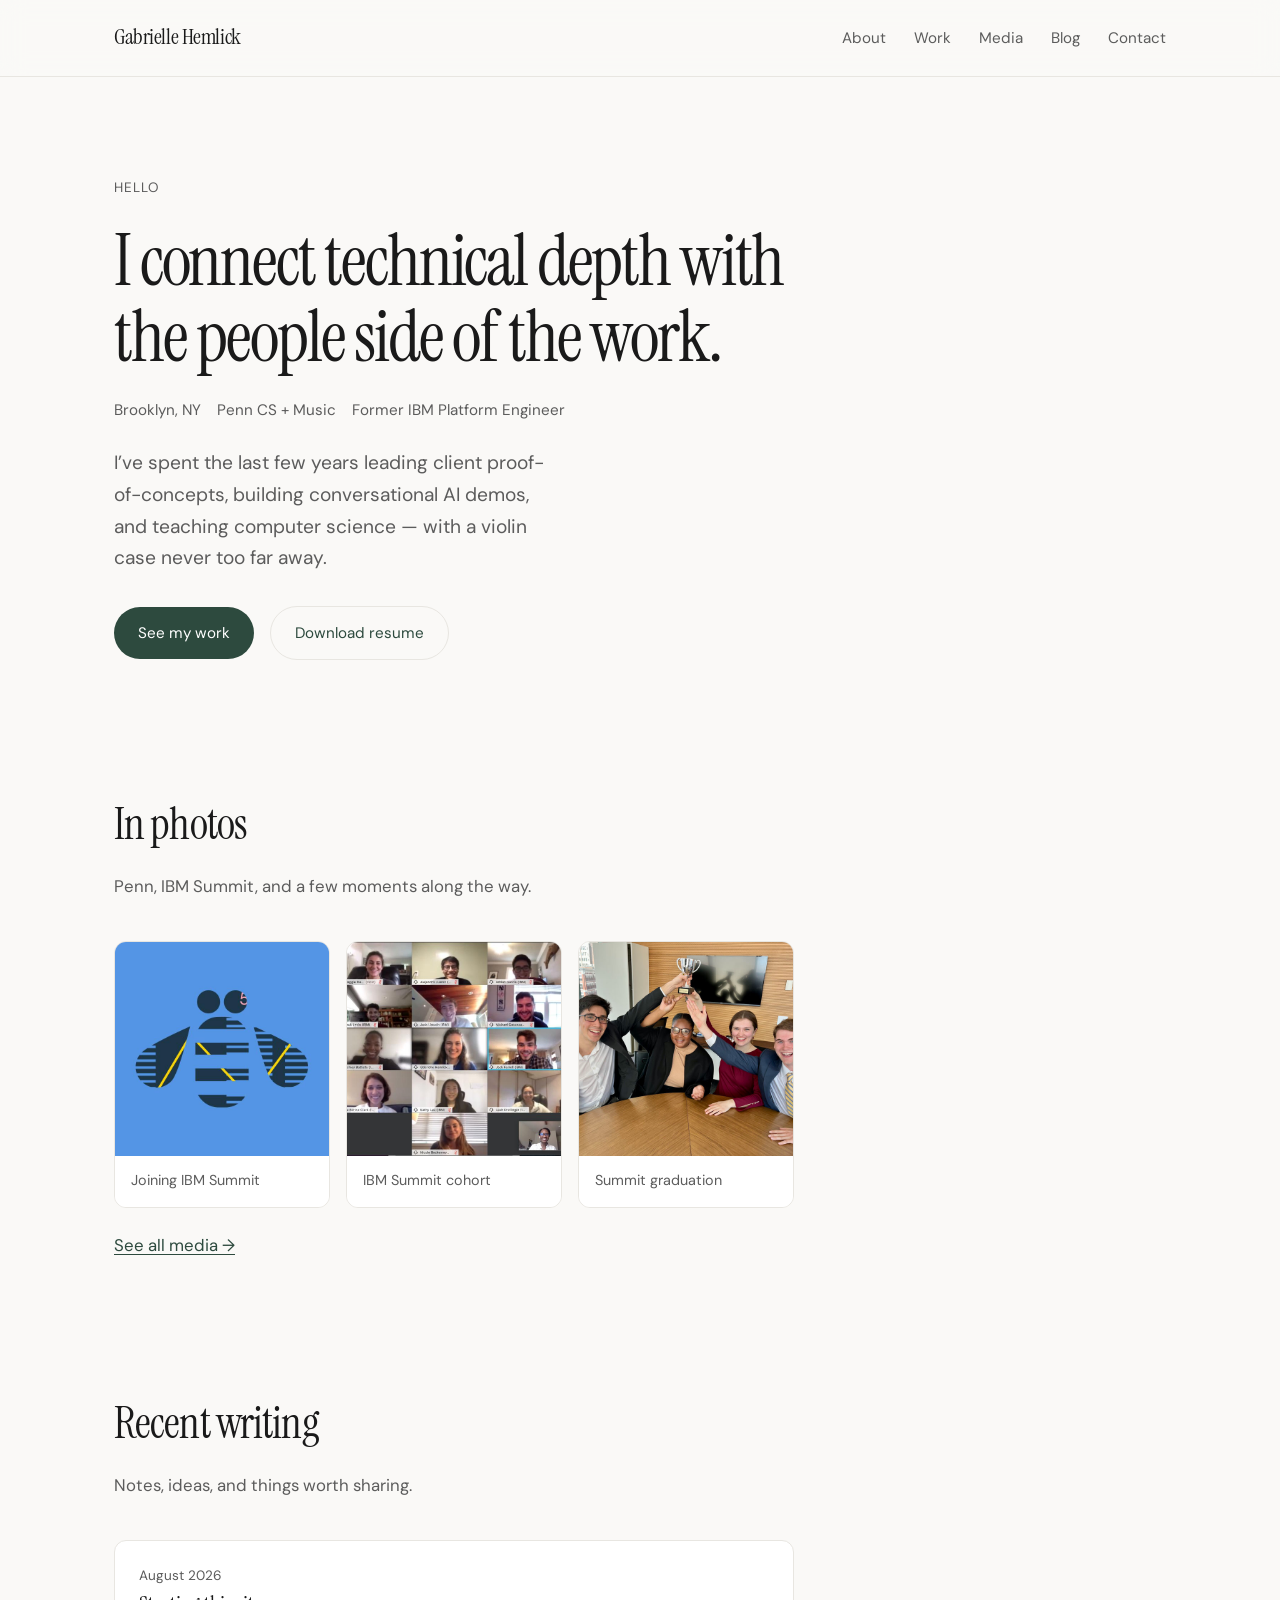
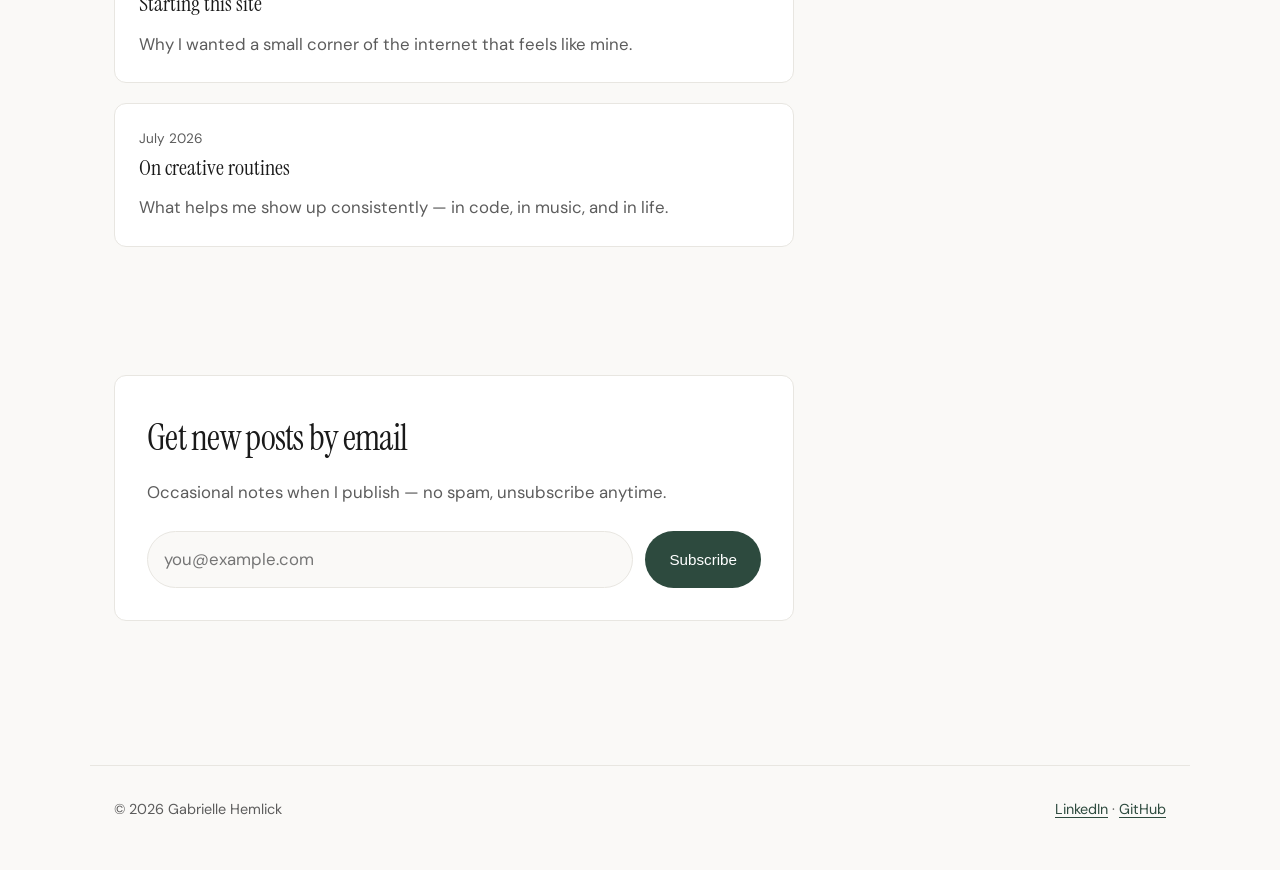
<file: index.html>
<!DOCTYPE html>
<html lang="en">
  <head>
    <meta charset="UTF-8" />
    <meta name="viewport" content="width=device-width, initial-scale=1.0" />
    <meta
      name="description"
      content="Gabrielle Hemlick — platform engineer, teacher, and musician based in Brooklyn, NY."
    />
    <title>Gabrielle Hemlick</title>
    <link rel="preconnect" href="https://fonts.googleapis.com" />
    <link rel="preconnect" href="https://fonts.gstatic.com" crossorigin />
    <link
      href="https://fonts.googleapis.com/css2?family=DM+Sans:ital,opsz,wght@0,9..40,400;0,9..40,500;1,9..40,400&family=Instrument+Serif:ital@0;1&display=swap"
      rel="stylesheet"
    />
    <link rel="stylesheet" href="css/styles.css" />
    <link
      rel="alternate"
      type="application/rss+xml"
      title="Gabrielle Hemlick"
      href="feed.xml"
    />
  </head>
  <body>
    <header class="site-header">
      <nav class="nav" aria-label="Main">
        <a class="logo" href="index.html">Gabrielle Hemlick</a>
        <button
          class="nav-toggle"
          type="button"
          aria-expanded="false"
          aria-label="Toggle menu"
        >
          <svg width="24" height="24" viewBox="0 0 24 24" fill="none" aria-hidden="true">
            <path d="M4 7h16M4 12h16M4 17h16" stroke="currentColor" stroke-width="1.5" />
          </svg>
        </button>
        <ul class="nav-links">
          <li><a href="about.html">About</a></li>
          <li><a href="work.html">Work</a></li>
          <li><a href="media.html">Media</a></li>
          <li><a href="blog/index.html">Blog</a></li>
          <li><a href="contact.html">Contact</a></li>
        </ul>
      </nav>
    </header>

    <main>
      <section class="hero">
        <div class="hero-content">
          <span class="hero-label">Hello</span>
          <h1>I connect technical depth with the people side of the work.</h1>
          <ul class="hero-meta">
            <li>Brooklyn, NY</li>
            <li>Penn CS + Music</li>
            <li>Former IBM Platform Engineer</li>
          </ul>
          <p class="hero-lead">
            I’ve spent the last few years leading client proof-of-concepts, building
            conversational AI demos, and teaching computer science — with a violin case
            never too far away.
          </p>
          <a class="button" href="work.html">See my work</a>
          <a class="button button-secondary" href="assets/Gabrielle-Hemlick-resume.pdf">Download resume</a>
        </div>
      </section>

      <section class="section" aria-labelledby="media-preview">
        <div class="section-header">
          <h2 id="media-preview">In photos</h2>
          <p>Penn, IBM Summit, and a few moments along the way.</p>
        </div>
        <div class="media-preview-grid">
          <a class="media-preview" href="media.html">
            <img src="assets/ibm-summit-join.jpg" alt="Joining IBM Summit Program" loading="lazy" />
            <span>Joining IBM Summit</span>
          </a>
          <a class="media-preview" href="media.html">
            <img src="assets/ibm-summit-cohort.jpg" alt="IBM Summit intern cohort" loading="lazy" />
            <span>IBM Summit cohort</span>
          </a>
          <a class="media-preview" href="media.html">
            <img src="assets/ibm-summit-graduation.jpg" alt="IBM Summit graduation" loading="lazy" />
            <span>Summit graduation</span>
          </a>
        </div>
        <p class="section-footer-link"><a href="media.html">See all media →</a></p>
      </section>

      <section class="section" aria-labelledby="recent-writing">
        <div class="section-header">
          <h2 id="recent-writing">Recent writing</h2>
          <p>Notes, ideas, and things worth sharing.</p>
        </div>
        <div class="card-grid">
          <article class="card">
            <p class="card-meta">August 2026</p>
            <h3><a href="blog/starting-this-site.html">Starting this site</a></h3>
            <p>Why I wanted a small corner of the internet that feels like mine.</p>
          </article>
          <article class="card">
            <p class="card-meta">July 2026</p>
            <h3><a href="blog/on-creative-routines.html">On creative routines</a></h3>
            <p>What helps me show up consistently — in code, in music, and in life.</p>
          </article>
        </div>
      </section>

      <div data-subscribe-mount></div>
    </main>

    <footer class="site-footer">
      <span>&copy; 2026 Gabrielle Hemlick</span>
      <span>
        <a href="https://www.linkedin.com/in/gabriellehemlick/">LinkedIn</a>
        ·
        <a href="https://github.com/ghemlick">GitHub</a>
      </span>
    </footer>

    <script src="js/config.js"></script>
    <script src="js/subscribe.js"></script>
    <script src="js/main.js"></script>
  </body>
</html>
</file>
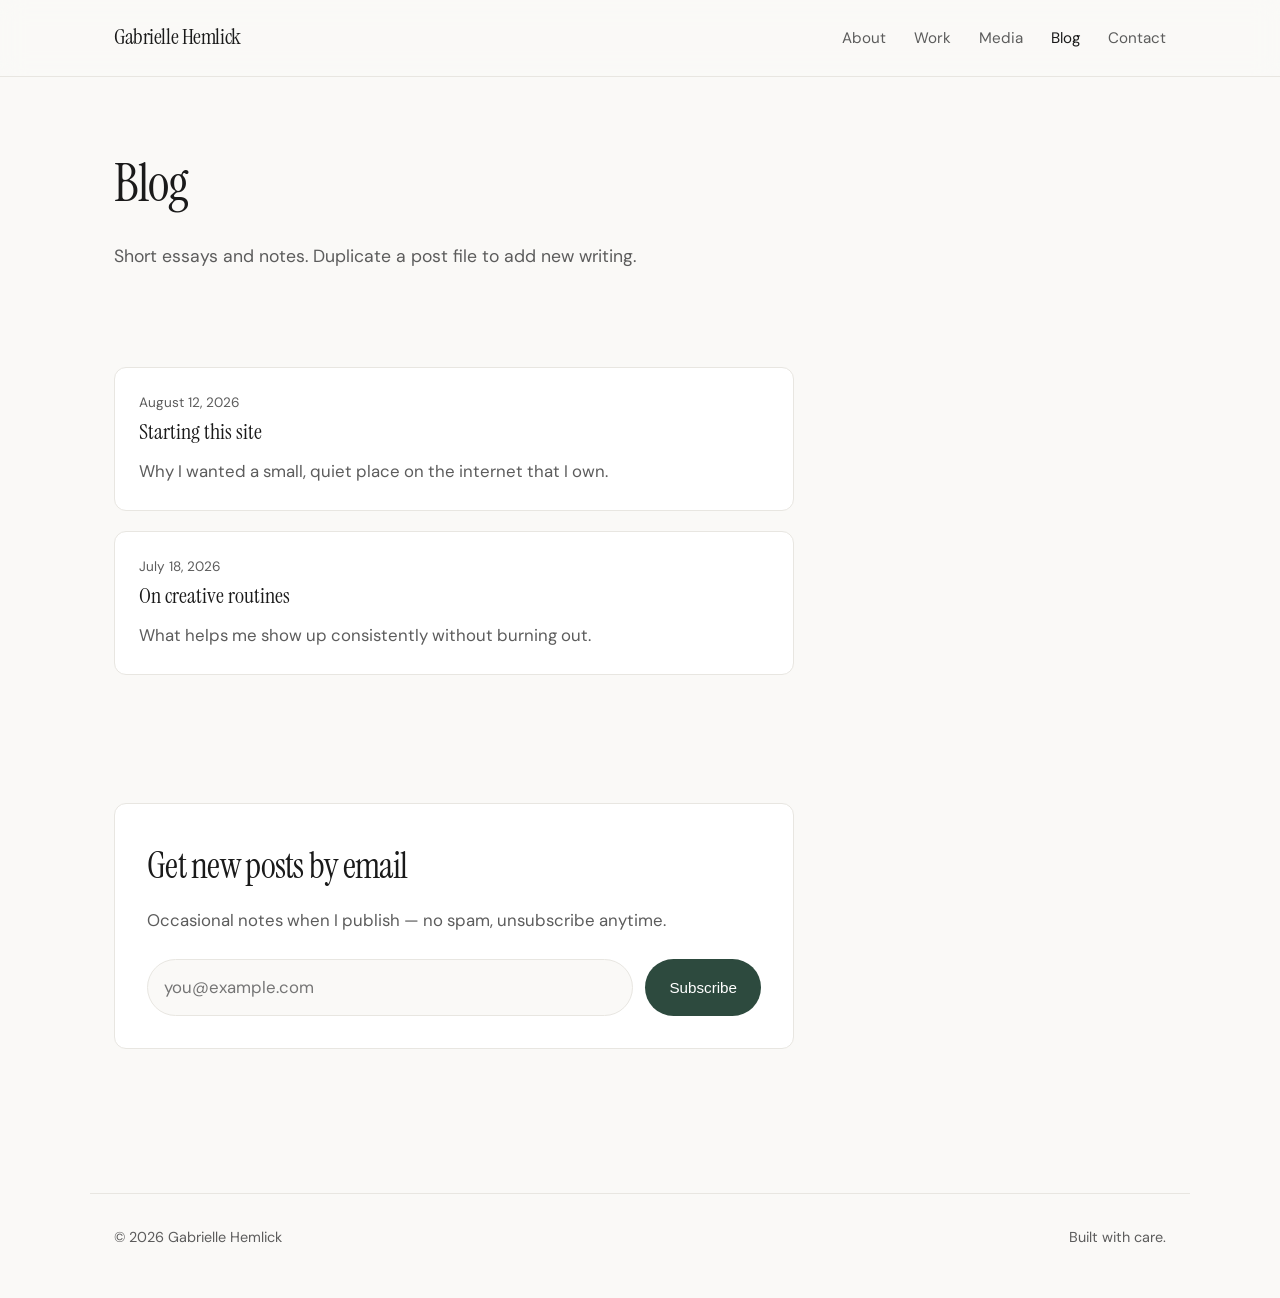
<file: blog/index.html>
<!DOCTYPE html>
<html lang="en">
  <head>
    <meta charset="UTF-8" />
    <meta name="viewport" content="width=device-width, initial-scale=1.0" />
    <meta name="description" content="Writing by Gabrielle Hemlick." />
    <title>Blog — Gabrielle Hemlick</title>
    <link rel="preconnect" href="https://fonts.googleapis.com" />
    <link rel="preconnect" href="https://fonts.gstatic.com" crossorigin />
    <link
      href="https://fonts.googleapis.com/css2?family=DM+Sans:ital,opsz,wght@0,9..40,400;0,9..40,500;1,9..40,400&family=Instrument+Serif:ital@0;1&display=swap"
      rel="stylesheet"
    />
    <link rel="stylesheet" href="../css/styles.css" />
    <link
      rel="alternate"
      type="application/rss+xml"
      title="Gabrielle Hemlick"
      href="../feed.xml"
    />
  </head>
  <body>
    <header class="site-header">
      <nav class="nav" aria-label="Main">
        <a class="logo" href="../index.html">Gabrielle Hemlick</a>
        <button
          class="nav-toggle"
          type="button"
          aria-expanded="false"
          aria-label="Toggle menu"
        >
          <svg width="24" height="24" viewBox="0 0 24 24" fill="none" aria-hidden="true">
            <path d="M4 7h16M4 12h16M4 17h16" stroke="currentColor" stroke-width="1.5" />
          </svg>
        </button>
        <ul class="nav-links">
          <li><a href="../about.html">About</a></li>
          <li><a href="../work.html">Work</a></li>
          <li><a href="../media.html">Media</a></li>
          <li><a href="index.html" aria-current="page">Blog</a></li>
          <li><a href="../contact.html">Contact</a></li>
        </ul>
      </nav>
    </header>

    <main>
      <header class="page-intro">
        <h1>Blog</h1>
        <p>Short essays and notes. Duplicate a post file to add new writing.</p>
      </header>

      <div class="card-grid section">
        <article class="card">
          <p class="card-meta">August 12, 2026</p>
          <h3><a href="starting-this-site.html">Starting this site</a></h3>
          <p>Why I wanted a small, quiet place on the internet that I own.</p>
        </article>
        <article class="card">
          <p class="card-meta">July 18, 2026</p>
          <h3><a href="on-creative-routines.html">On creative routines</a></h3>
          <p>What helps me show up consistently without burning out.</p>
        </article>
      </div>

      <div data-subscribe-mount></div>
    </main>

    <footer class="site-footer">
      <span>&copy; 2026 Gabrielle Hemlick</span>
      <span>Built with care.</span>
    </footer>

    <script src="../js/config.js"></script>
    <script src="../js/subscribe.js"></script>
    <script src="../js/main.js"></script>
  </body>
</html>
</file>
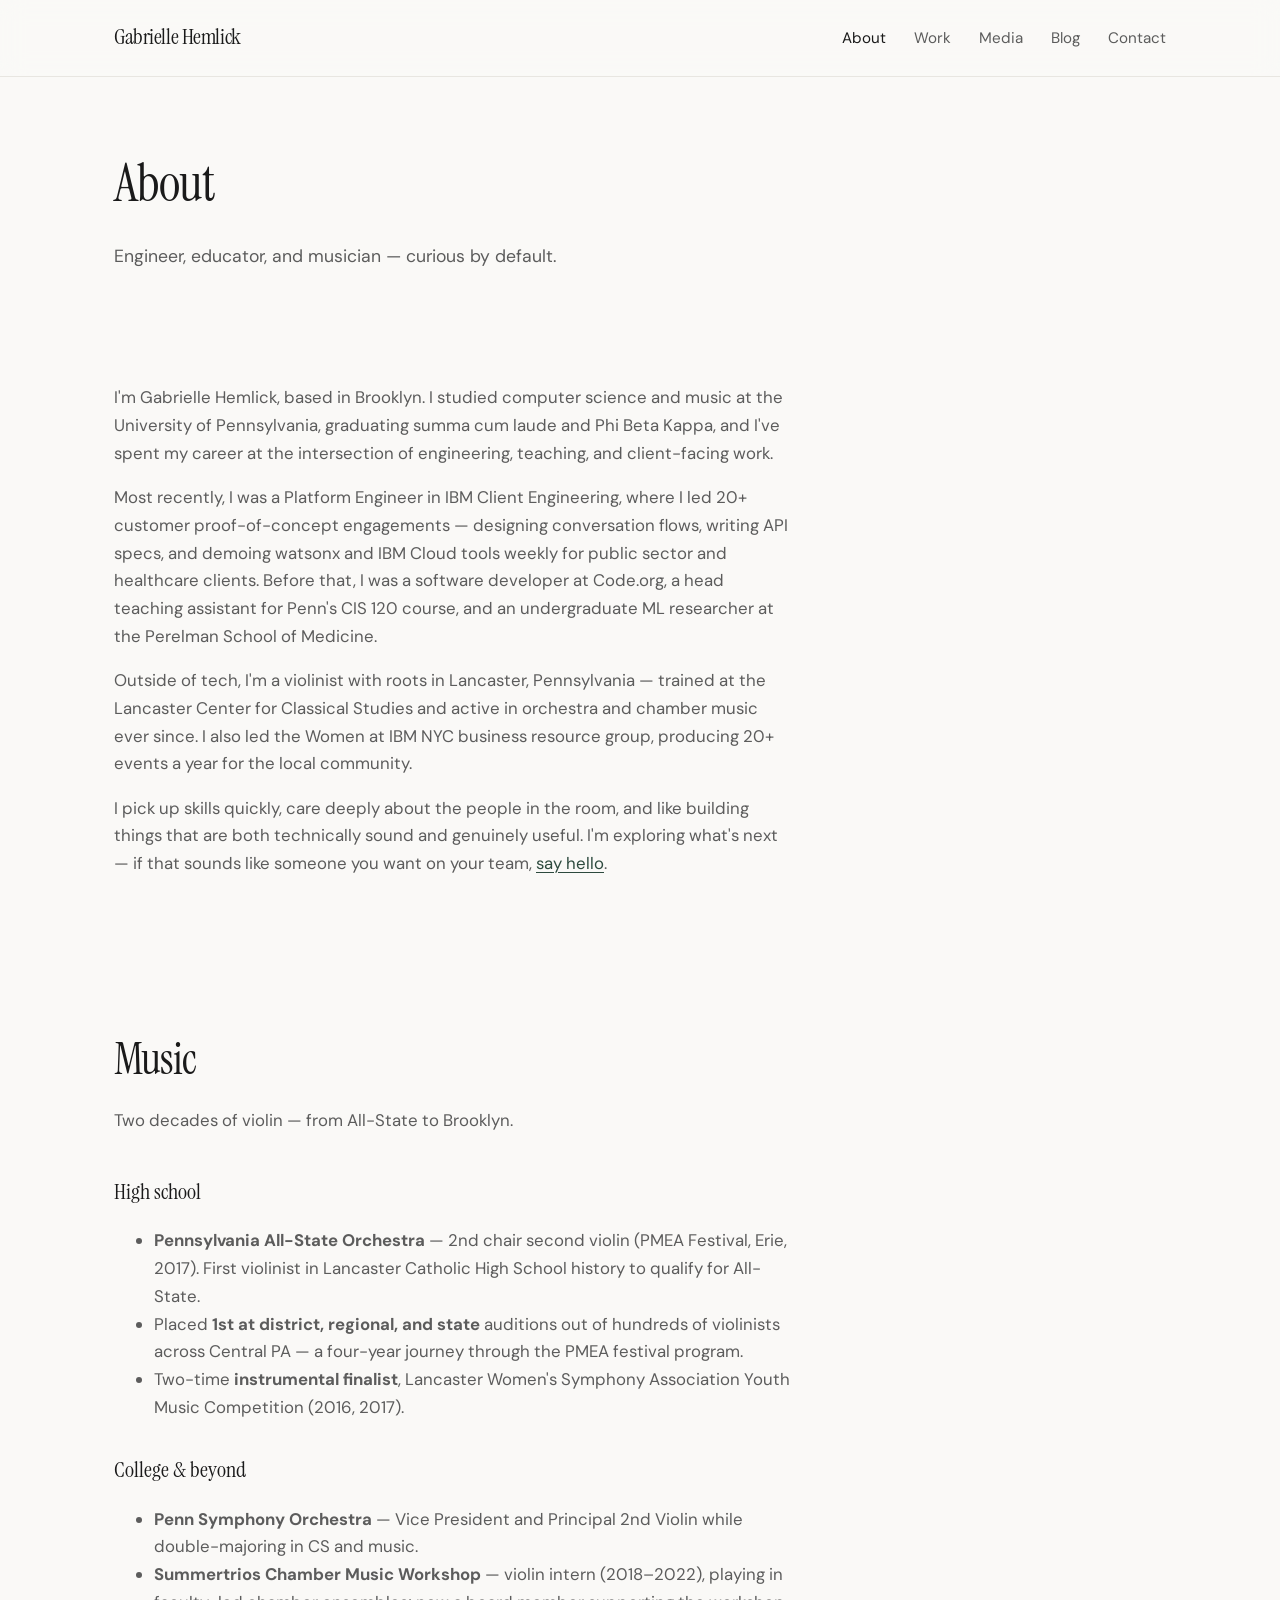
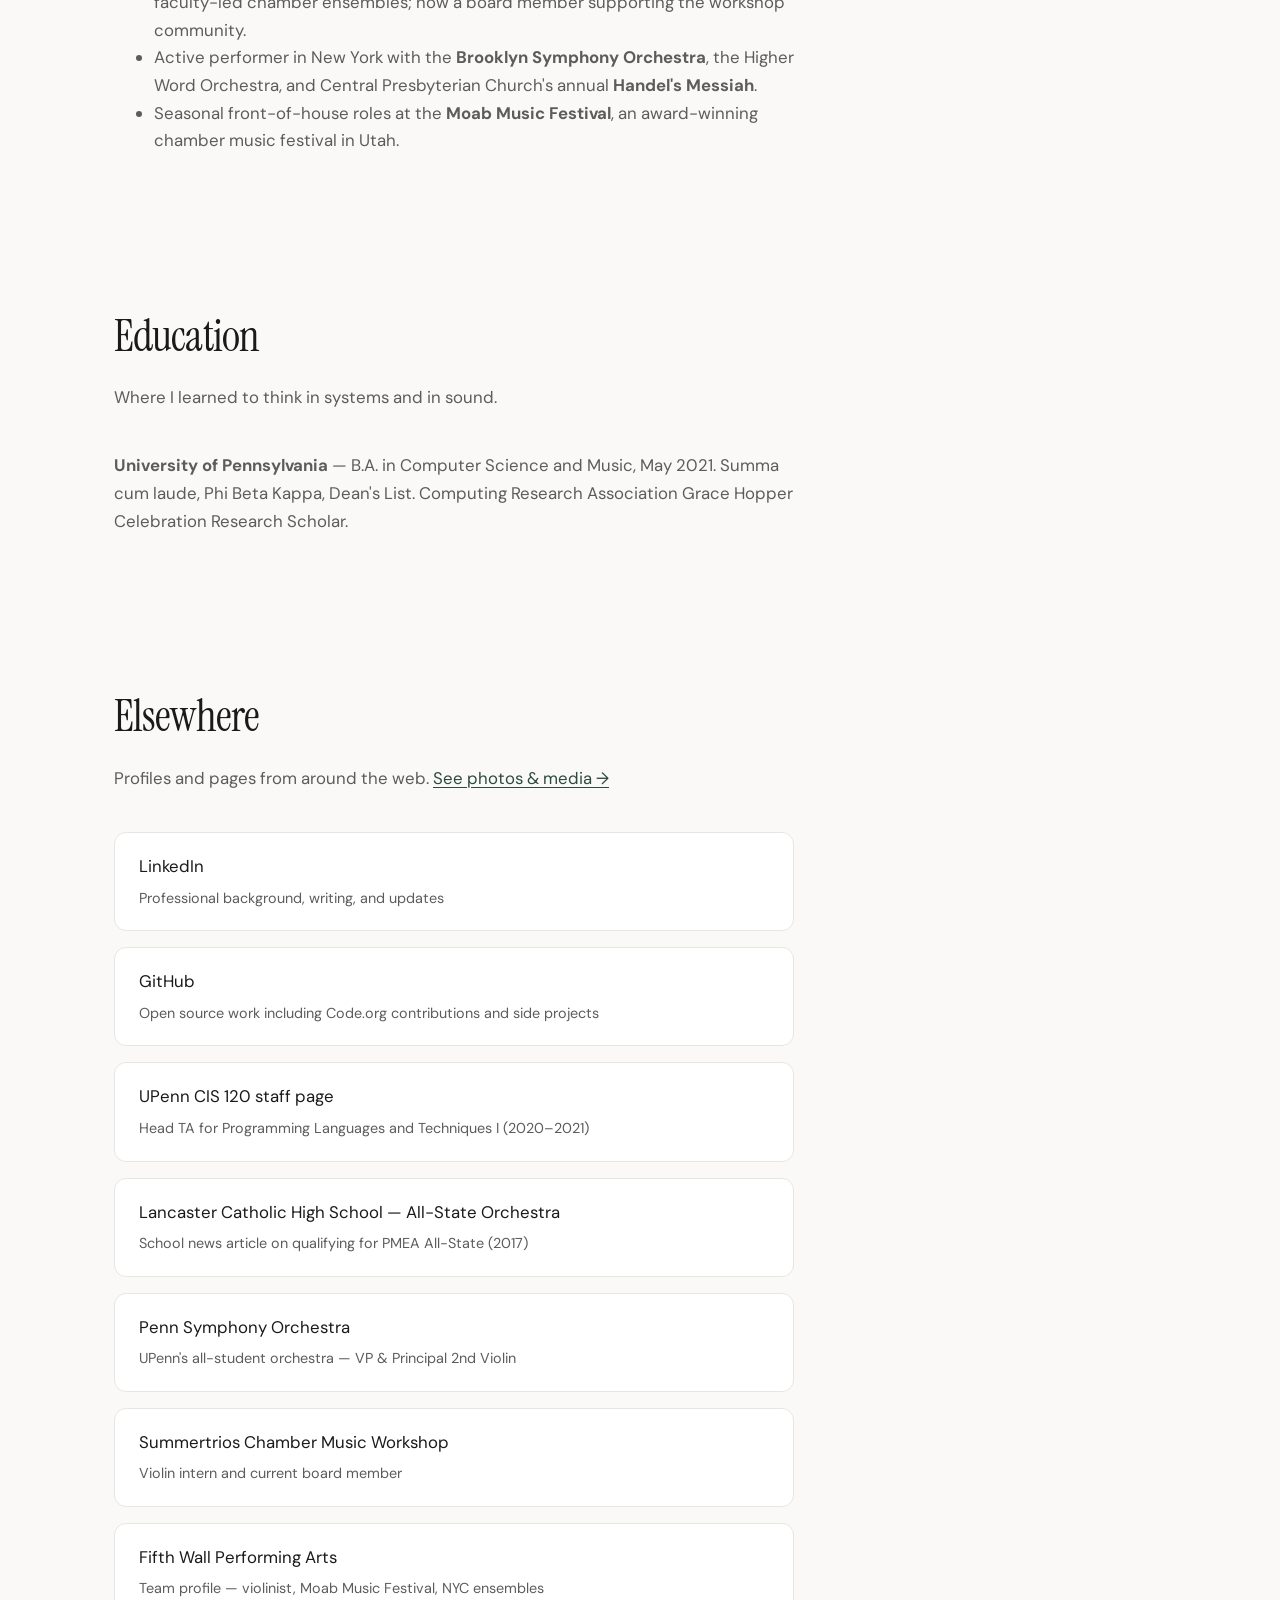
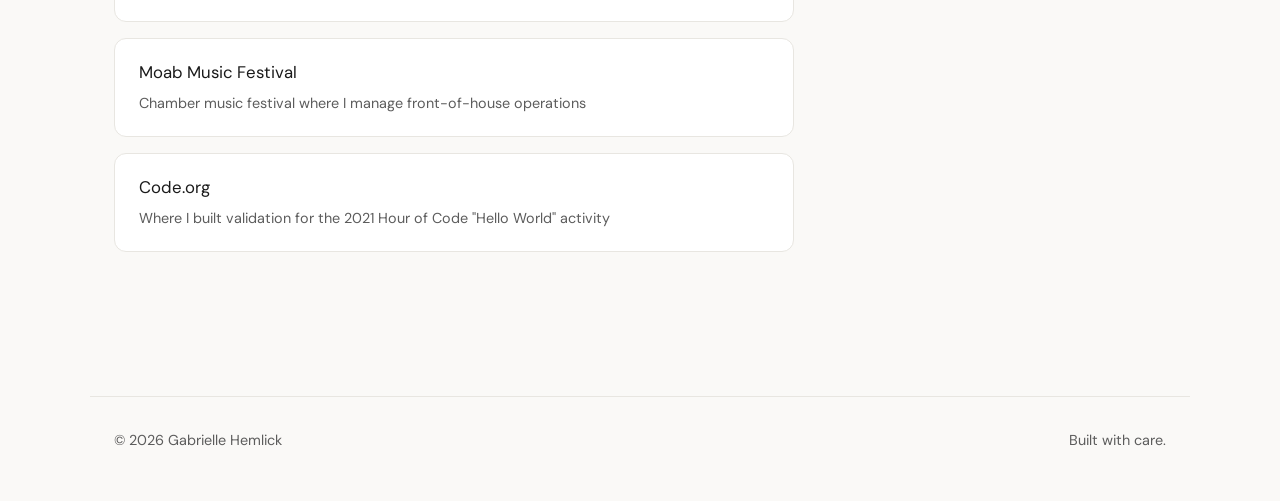
<file: about.html>
<!DOCTYPE html>
<html lang="en">
  <head>
    <meta charset="UTF-8" />
    <meta name="viewport" content="width=device-width, initial-scale=1.0" />
    <meta
      name="description"
      content="About Gabrielle Hemlick — engineer, educator, and musician in Brooklyn, NY."
    />
    <title>About — Gabrielle Hemlick</title>
    <link rel="preconnect" href="https://fonts.googleapis.com" />
    <link rel="preconnect" href="https://fonts.gstatic.com" crossorigin />
    <link
      href="https://fonts.googleapis.com/css2?family=DM+Sans:ital,opsz,wght@0,9..40,400;0,9..40,500;1,9..40,400&family=Instrument+Serif:ital@0;1&display=swap"
      rel="stylesheet"
    />
    <link rel="stylesheet" href="css/styles.css" />
  </head>
  <body>
    <header class="site-header">
      <nav class="nav" aria-label="Main">
        <a class="logo" href="index.html">Gabrielle Hemlick</a>
        <button
          class="nav-toggle"
          type="button"
          aria-expanded="false"
          aria-label="Toggle menu"
        >
          <svg width="24" height="24" viewBox="0 0 24 24" fill="none" aria-hidden="true">
            <path d="M4 7h16M4 12h16M4 17h16" stroke="currentColor" stroke-width="1.5" />
          </svg>
        </button>
        <ul class="nav-links">
          <li><a href="about.html" aria-current="page">About</a></li>
          <li><a href="work.html">Work</a></li>
          <li><a href="media.html">Media</a></li>
          <li><a href="blog/index.html">Blog</a></li>
          <li><a href="contact.html">Contact</a></li>
        </ul>
      </nav>
    </header>

    <main>
      <header class="page-intro">
        <h1>About</h1>
        <p>Engineer, educator, and musician — curious by default.</p>
      </header>

      <div class="prose section">
        <p>
          I'm Gabrielle Hemlick, based in Brooklyn. I studied computer science and music
            at the University of Pennsylvania, graduating summa cum laude and Phi Beta Kappa,
            and I've spent my career at the intersection of engineering, teaching, and
            client-facing work.
          </p>
          <p>
            Most recently, I was a Platform Engineer in IBM Client Engineering, where I led
            20+ customer proof-of-concept engagements — designing conversation flows, writing
            API specs, and demoing watsonx and IBM Cloud tools weekly for public sector and
            healthcare clients. Before that, I was a software developer at Code.org, a head
            teaching assistant for Penn's CIS 120 course, and an undergraduate ML researcher
            at the Perelman School of Medicine.
          </p>
          <p>
            Outside of tech, I'm a violinist with roots in Lancaster, Pennsylvania — trained
            at the Lancaster Center for Classical Studies and active in orchestra and chamber
            music ever since. I also led the Women at IBM NYC business resource group,
            producing 20+ events a year for the local community.
          </p>
          <p>
            I pick up skills quickly, care deeply about the people in the room, and like
            building things that are both technically sound and genuinely useful. I'm exploring
            what's next — if that sounds like someone you want on your team,
            <a href="contact.html">say hello</a>.
          </p>
      </div>

      <section class="section" aria-labelledby="music">
        <div class="section-header">
          <h2 id="music">Music</h2>
          <p>Two decades of violin — from All-State to Brooklyn.</p>
        </div>
        <div class="prose">
          <h3>High school</h3>
          <ul>
            <li>
              <strong>Pennsylvania All-State Orchestra</strong> — 2nd chair second violin
              (PMEA Festival, Erie, 2017). First violinist in Lancaster Catholic High School
              history to qualify for All-State.
            </li>
            <li>
              Placed <strong>1st at district, regional, and state</strong> auditions out of
              hundreds of violinists across Central PA — a four-year journey through the PMEA
              festival program.
            </li>
            <li>
              Two-time <strong>instrumental finalist</strong>, Lancaster Women's Symphony
              Association Youth Music Competition (2016, 2017).
            </li>
          </ul>

          <h3>College &amp; beyond</h3>
          <ul>
            <li>
              <strong>Penn Symphony Orchestra</strong> — Vice President and Principal 2nd
              Violin while double-majoring in CS and music.
            </li>
            <li>
              <strong>Summertrios Chamber Music Workshop</strong> — violin intern (2018–2022),
              playing in faculty-led chamber ensembles; now a board member supporting the
              workshop community.
            </li>
            <li>
              Active performer in New York with the <strong>Brooklyn Symphony Orchestra</strong>,
              the Higher Word Orchestra, and Central Presbyterian Church's annual
              <strong>Handel's Messiah</strong>.
            </li>
            <li>
              Seasonal front-of-house roles at the <strong>Moab Music Festival</strong>, an
              award-winning chamber music festival in Utah.
            </li>
          </ul>
        </div>
      </section>

      <section class="section" aria-labelledby="education">
        <div class="section-header">
          <h2 id="education">Education</h2>
          <p>Where I learned to think in systems and in sound.</p>
        </div>
        <div class="prose">
          <p>
            <strong>University of Pennsylvania</strong> — B.A. in Computer Science and Music,
            May 2021. Summa cum laude, Phi Beta Kappa, Dean's List. Computing Research
            Association Grace Hopper Celebration Research Scholar.
          </p>
        </div>
      </section>

      <section class="section" aria-labelledby="elsewhere">
        <div class="section-header">
          <h2 id="elsewhere">Elsewhere</h2>
          <p>Profiles and pages from around the web. <a href="media.html">See photos &amp; media →</a></p>
        </div>
        <div class="link-grid">
          <a
            class="external-link"
            href="https://www.linkedin.com/in/gabriellehemlick/"
            target="_blank"
            rel="noopener noreferrer"
          >
            <span>LinkedIn</span>
            <span>Professional background, writing, and updates</span>
          </a>
          <a
            class="external-link"
            href="https://github.com/ghemlick"
            target="_blank"
            rel="noopener noreferrer"
          >
            <span>GitHub</span>
            <span>Open source work including Code.org contributions and side projects</span>
          </a>
          <a
            class="external-link"
            href="https://www.seas.upenn.edu/~cis120/archive/20fa/staff/"
            target="_blank"
            rel="noopener noreferrer"
          >
            <span>UPenn CIS 120 staff page</span>
            <span>Head TA for Programming Languages and Techniques I (2020–2021)</span>
          </a>
          <a
            class="external-link"
            href="https://www.lchsyes.org/apps/news/article/685819"
            target="_blank"
            rel="noopener noreferrer"
          >
            <span>Lancaster Catholic High School — All-State Orchestra</span>
            <span>School news article on qualifying for PMEA All-State (2017)</span>
          </a>
          <a
            class="external-link"
            href="https://groups.universitylife.upenn.edu/pennorch/"
            target="_blank"
            rel="noopener noreferrer"
          >
            <span>Penn Symphony Orchestra</span>
            <span>UPenn's all-student orchestra — VP &amp; Principal 2nd Violin</span>
          </a>
          <a
            class="external-link"
            href="https://www.summertrios.org/"
            target="_blank"
            rel="noopener noreferrer"
          >
            <span>Summertrios Chamber Music Workshop</span>
            <span>Violin intern and current board member</span>
          </a>
          <a
            class="external-link"
            href="https://www.fifthwallperformingarts.com/team"
            target="_blank"
            rel="noopener noreferrer"
          >
            <span>Fifth Wall Performing Arts</span>
            <span>Team profile — violinist, Moab Music Festival, NYC ensembles</span>
          </a>
          <a
            class="external-link"
            href="https://moabmusicfest.org/"
            target="_blank"
            rel="noopener noreferrer"
          >
            <span>Moab Music Festival</span>
            <span>Chamber music festival where I manage front-of-house operations</span>
          </a>
          <a
            class="external-link"
            href="https://code.org/"
            target="_blank"
            rel="noopener noreferrer"
          >
            <span>Code.org</span>
            <span>Where I built validation for the 2021 Hour of Code "Hello World" activity</span>
          </a>
        </div>
      </section>
    </main>

    <footer class="site-footer">
      <span>&copy; 2026 Gabrielle Hemlick</span>
      <span>Built with care.</span>
    </footer>

    <script src="js/main.js"></script>
  </body>
</html>
</file>
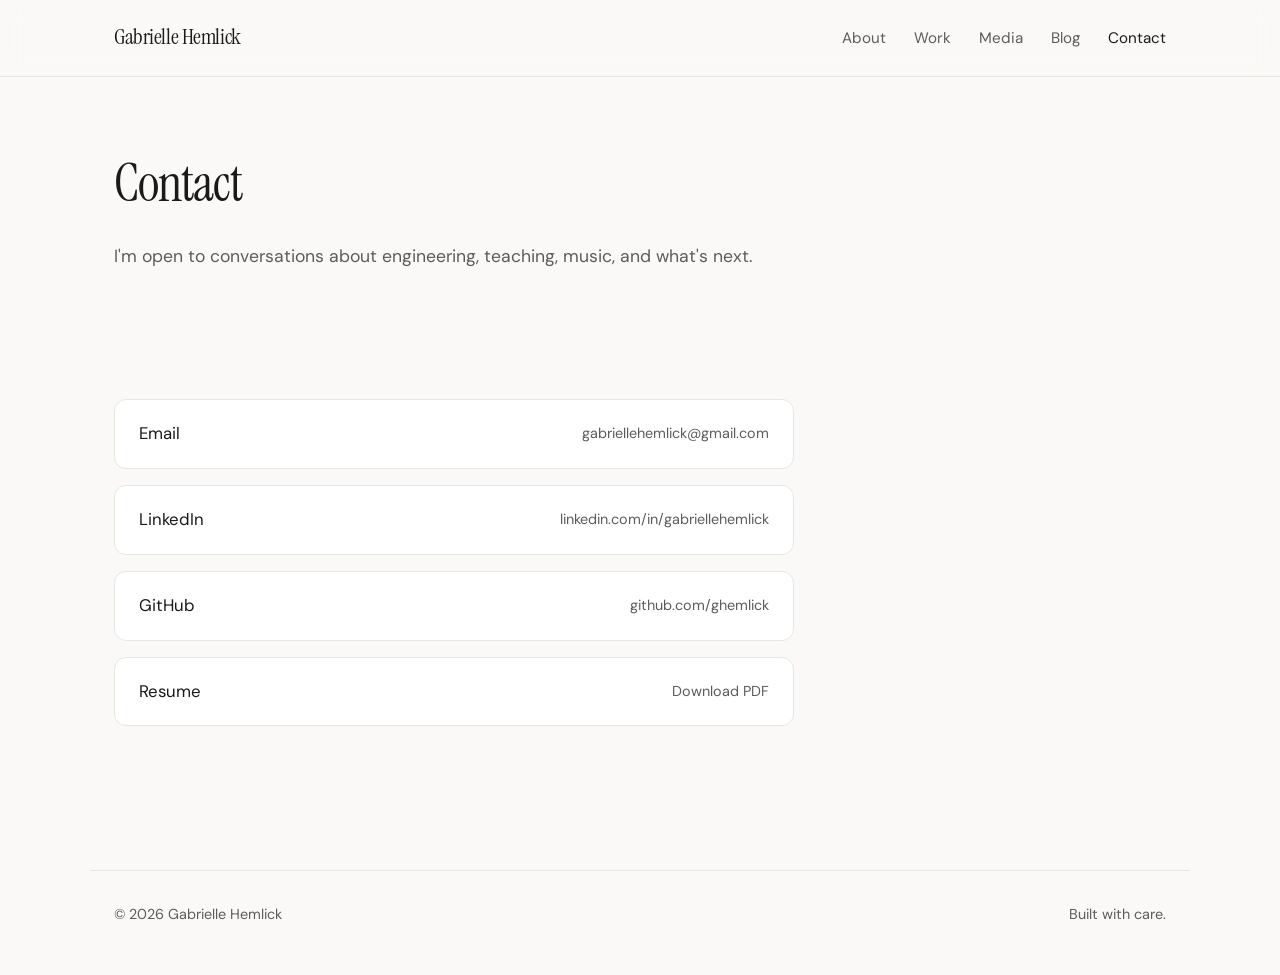
<file: contact.html>
<!DOCTYPE html>
<html lang="en">
  <head>
    <meta charset="UTF-8" />
    <meta name="viewport" content="width=device-width, initial-scale=1.0" />
    <meta name="description" content="Get in touch with Gabrielle Hemlick." />
    <title>Contact — Gabrielle Hemlick</title>
    <link rel="preconnect" href="https://fonts.googleapis.com" />
    <link rel="preconnect" href="https://fonts.gstatic.com" crossorigin />
    <link
      href="https://fonts.googleapis.com/css2?family=DM+Sans:ital,opsz,wght@0,9..40,400;0,9..40,500;1,9..40,400&family=Instrument+Serif:ital@0;1&display=swap"
      rel="stylesheet"
    />
    <link rel="stylesheet" href="css/styles.css" />
  </head>
  <body>
    <header class="site-header">
      <nav class="nav" aria-label="Main">
        <a class="logo" href="index.html">Gabrielle Hemlick</a>
        <button
          class="nav-toggle"
          type="button"
          aria-expanded="false"
          aria-label="Toggle menu"
        >
          <svg width="24" height="24" viewBox="0 0 24 24" fill="none" aria-hidden="true">
            <path d="M4 7h16M4 12h16M4 17h16" stroke="currentColor" stroke-width="1.5" />
          </svg>
        </button>
        <ul class="nav-links">
          <li><a href="about.html">About</a></li>
          <li><a href="work.html">Work</a></li>
          <li><a href="media.html">Media</a></li>
          <li><a href="blog/index.html">Blog</a></li>
          <li><a href="contact.html" aria-current="page">Contact</a></li>
        </ul>
      </nav>
    </header>

    <main>
      <header class="page-intro">
        <h1>Contact</h1>
        <p>I'm open to conversations about engineering, teaching, music, and what's next.</p>
      </header>

      <div class="section">
        <div class="contact-links">
          <a class="contact-link" href="mailto:gabriellehemlick@gmail.com">
            <span>Email</span>
            <span>gabriellehemlick@gmail.com</span>
          </a>
          <a
            class="contact-link"
            href="https://www.linkedin.com/in/gabriellehemlick/"
            target="_blank"
            rel="noopener noreferrer"
          >
            <span>LinkedIn</span>
            <span>linkedin.com/in/gabriellehemlick</span>
          </a>
          <a
            class="contact-link"
            href="https://github.com/ghemlick"
            target="_blank"
            rel="noopener noreferrer"
          >
            <span>GitHub</span>
            <span>github.com/ghemlick</span>
          </a>
          <a class="contact-link" href="assets/Gabrielle-Hemlick-resume.pdf">
            <span>Resume</span>
            <span>Download PDF</span>
          </a>
        </div>
      </div>
    </main>

    <footer class="site-footer">
      <span>&copy; 2026 Gabrielle Hemlick</span>
      <span>Built with care.</span>
    </footer>

    <script src="js/main.js"></script>
  </body>
</html>
</file>
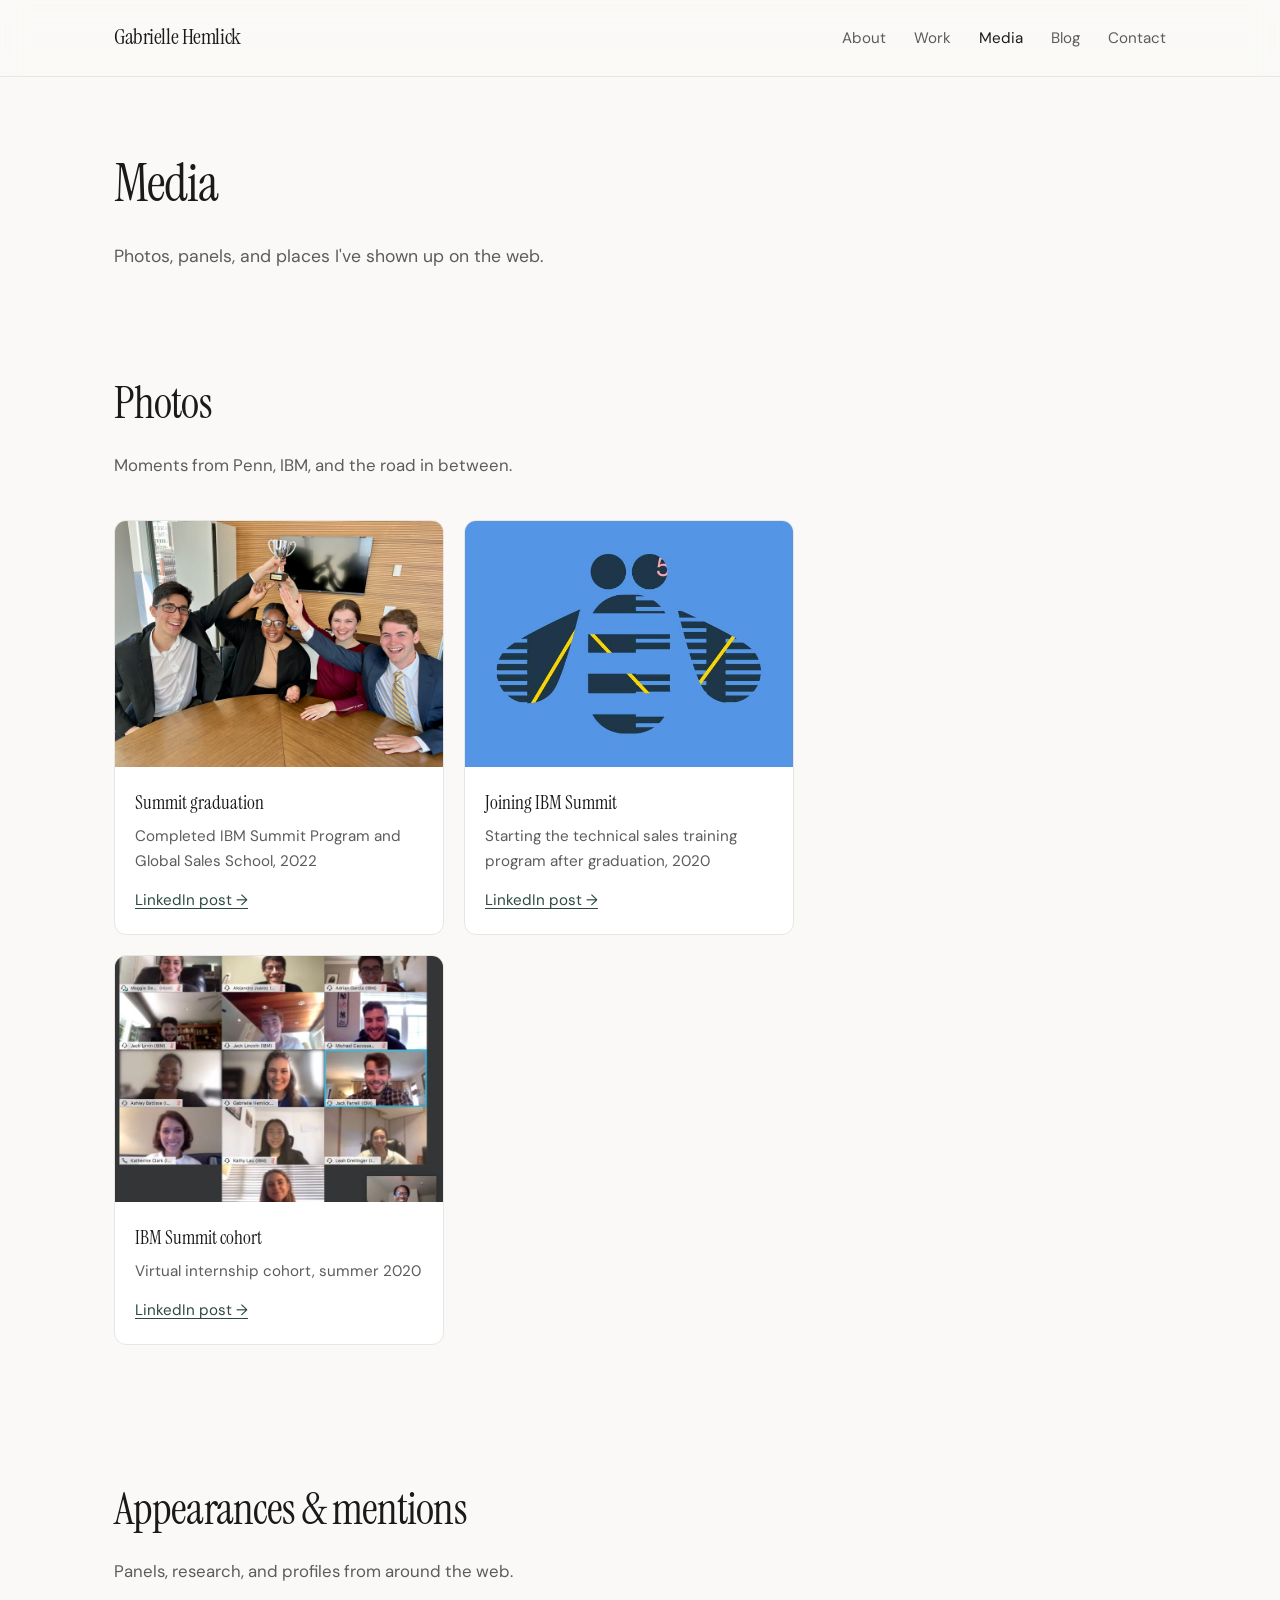
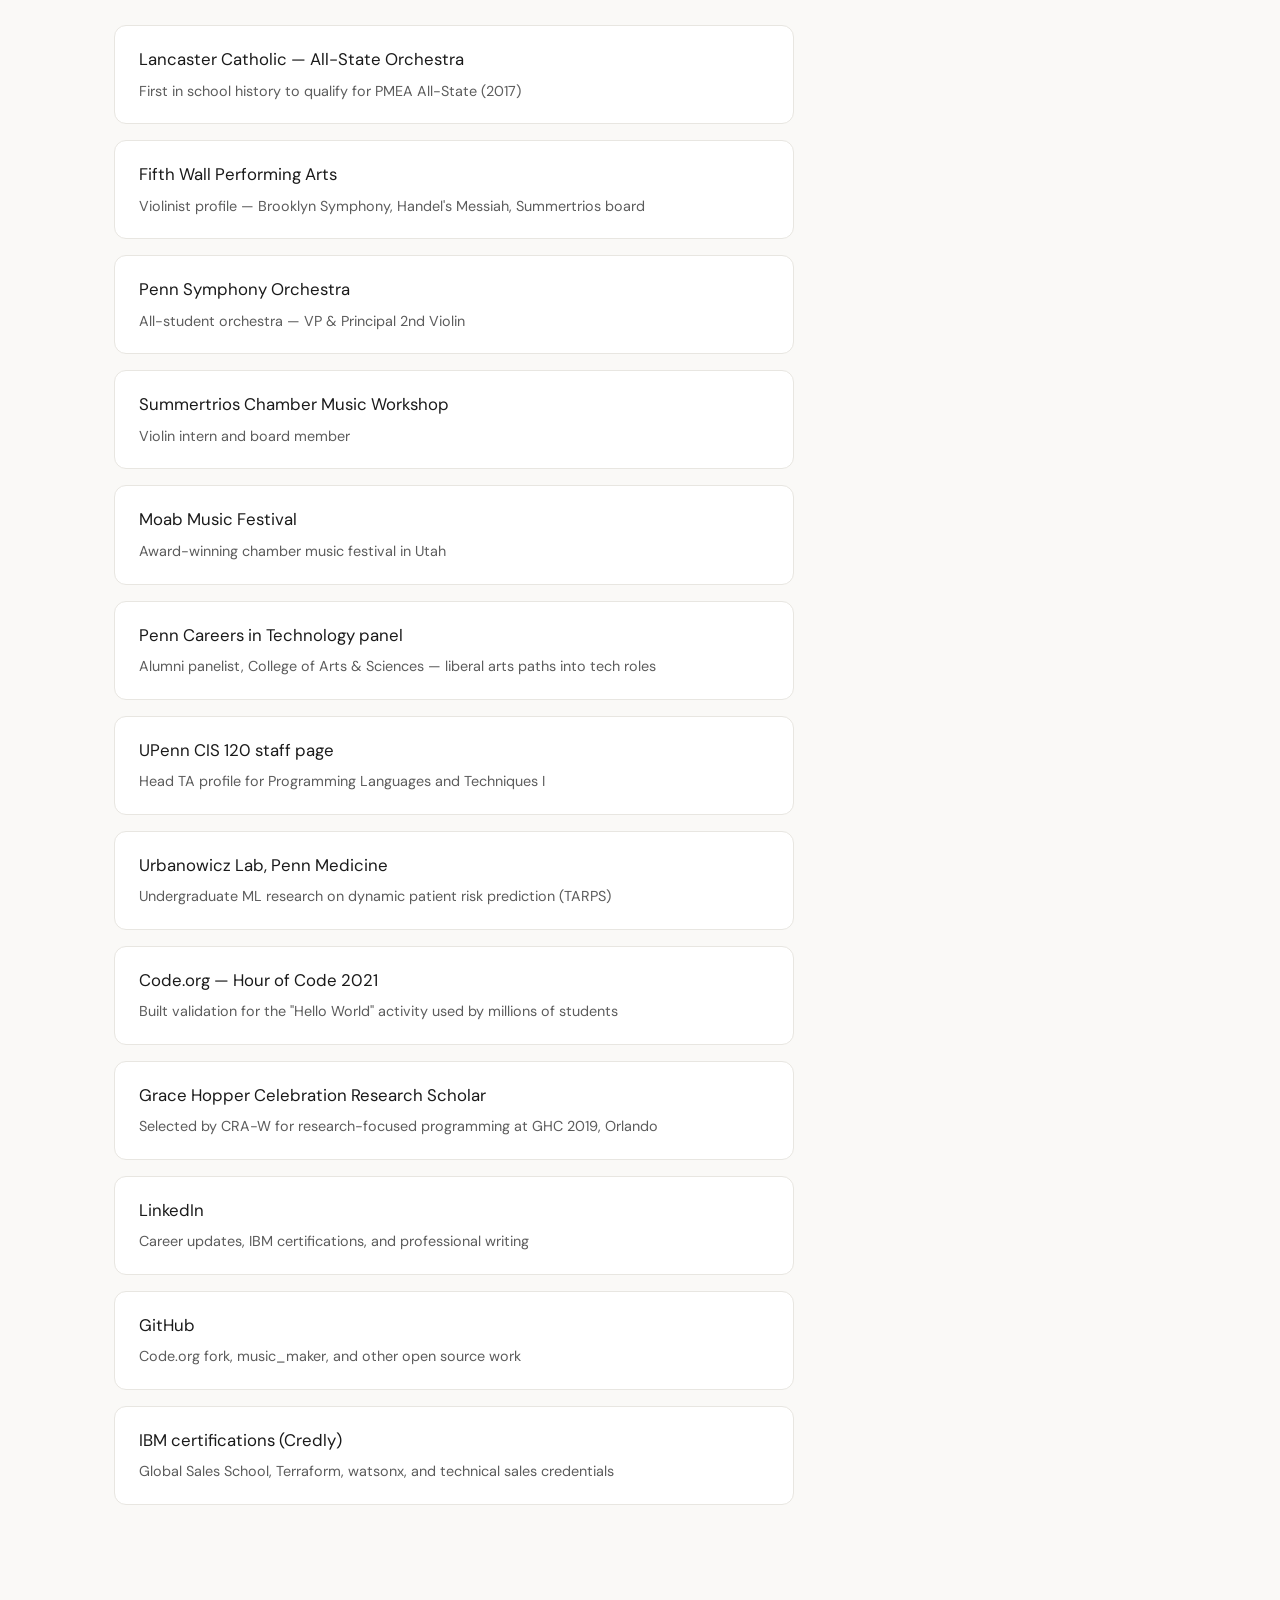
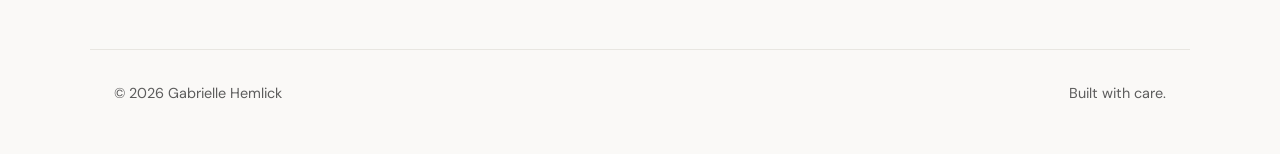
<file: media.html>
<!DOCTYPE html>
<html lang="en">
  <head>
    <meta charset="UTF-8" />
    <meta name="viewport" content="width=device-width, initial-scale=1.0" />
    <meta
      name="description"
      content="Photos, appearances, and mentions of Gabrielle Hemlick across the web."
    />
    <title>Media — Gabrielle Hemlick</title>
    <link rel="preconnect" href="https://fonts.googleapis.com" />
    <link rel="preconnect" href="https://fonts.gstatic.com" crossorigin />
    <link
      href="https://fonts.googleapis.com/css2?family=DM+Sans:ital,opsz,wght@0,9..40,400;0,9..40,500;1,9..40,400&family=Instrument+Serif:ital@0;1&display=swap"
      rel="stylesheet"
    />
    <link rel="stylesheet" href="css/styles.css" />
  </head>
  <body>
    <header class="site-header">
      <nav class="nav" aria-label="Main">
        <a class="logo" href="index.html">Gabrielle Hemlick</a>
        <button
          class="nav-toggle"
          type="button"
          aria-expanded="false"
          aria-label="Toggle menu"
        >
          <svg width="24" height="24" viewBox="0 0 24 24" fill="none" aria-hidden="true">
            <path d="M4 7h16M4 12h16M4 17h16" stroke="currentColor" stroke-width="1.5" />
          </svg>
        </button>
        <ul class="nav-links">
          <li><a href="about.html">About</a></li>
          <li><a href="work.html">Work</a></li>
          <li><a href="media.html" aria-current="page">Media</a></li>
          <li><a href="blog/index.html">Blog</a></li>
          <li><a href="contact.html">Contact</a></li>
        </ul>
      </nav>
    </header>

    <main>
      <header class="page-intro">
        <h1>Media</h1>
        <p>Photos, panels, and places I've shown up on the web.</p>
      </header>

      <section class="section" aria-labelledby="photos">
        <div class="section-header">
          <h2 id="photos">Photos</h2>
          <p>Moments from Penn, IBM, and the road in between.</p>
        </div>
        <div class="media-grid">
          <figure class="media-card">
            <img
              src="assets/ibm-summit-graduation.jpg"
              alt="Gabrielle Hemlick celebrating IBM Summit graduation with colleagues"
              loading="lazy"
            />
            <figcaption class="media-card-body">
              <strong>Summit graduation</strong>
              <p>Completed IBM Summit Program and Global Sales School, 2022</p>
              <a
                href="https://www.linkedin.com/posts/gabriellehemlick_ibm-ibmsummit-data-activity-6919696647463563264-sjvI"
                target="_blank"
                rel="noopener noreferrer"
                >LinkedIn post →</a
              >
            </figcaption>
          </figure>

          <figure class="media-card">
            <img
              src="assets/ibm-summit-join.jpg"
              alt="Gabrielle Hemlick announcing join to IBM Summit Program"
              loading="lazy"
            />
            <figcaption class="media-card-body">
              <strong>Joining IBM Summit</strong>
              <p>Starting the technical sales training program after graduation, 2020</p>
              <a
                href="https://www.linkedin.com/posts/gabriellehemlick_ibm-ibmsummitprogram-activity-6717944836932042752-cE3O"
                target="_blank"
                rel="noopener noreferrer"
                >LinkedIn post →</a
              >
            </figcaption>
          </figure>

          <figure class="media-card">
            <img
              src="assets/ibm-summit-cohort.jpg"
              alt="IBM Summit intern cohort group photo"
              loading="lazy"
            />
            <figcaption class="media-card-body">
              <strong>IBM Summit cohort</strong>
              <p>Virtual internship cohort, summer 2020</p>
              <a
                href="https://www.linkedin.com/posts/gabriellehemlick_ibmsummitprogram-ibmintern-ibmsummit-activity-6695044821893042176-gV2Y"
                target="_blank"
                rel="noopener noreferrer"
                >LinkedIn post →</a
              >
            </figcaption>
          </figure>
        </div>
      </section>

      <section class="section" aria-labelledby="appearances">
        <div class="section-header">
          <h2 id="appearances">Appearances &amp; mentions</h2>
          <p>Panels, research, and profiles from around the web.</p>
        </div>
        <div class="link-grid">
          <a
            class="external-link"
            href="https://www.lchsyes.org/apps/news/article/685819"
            target="_blank"
            rel="noopener noreferrer"
          >
            <span>Lancaster Catholic — All-State Orchestra</span>
            <span>First in school history to qualify for PMEA All-State (2017)</span>
          </a>
          <a
            class="external-link"
            href="https://www.fifthwallperformingarts.com/team"
            target="_blank"
            rel="noopener noreferrer"
          >
            <span>Fifth Wall Performing Arts</span>
            <span>Violinist profile — Brooklyn Symphony, Handel's Messiah, Summertrios board</span>
          </a>
          <a
            class="external-link"
            href="https://groups.universitylife.upenn.edu/pennorch/"
            target="_blank"
            rel="noopener noreferrer"
          >
            <span>Penn Symphony Orchestra</span>
            <span>All-student orchestra — VP &amp; Principal 2nd Violin</span>
          </a>
          <a
            class="external-link"
            href="https://www.summertrios.org/"
            target="_blank"
            rel="noopener noreferrer"
          >
            <span>Summertrios Chamber Music Workshop</span>
            <span>Violin intern and board member</span>
          </a>
          <a
            class="external-link"
            href="https://moabmusicfest.org/"
            target="_blank"
            rel="noopener noreferrer"
          >
            <span>Moab Music Festival</span>
            <span>Award-winning chamber music festival in Utah</span>
          </a>
          <a
            class="external-link"
            href="https://www.college.upenn.edu/node/1409"
            target="_blank"
            rel="noopener noreferrer"
          >
            <span>Penn Careers in Technology panel</span>
            <span>
              Alumni panelist, College of Arts &amp; Sciences — liberal arts paths into
              tech roles
            </span>
          </a>
          <a
            class="external-link"
            href="https://www.seas.upenn.edu/~cis120/archive/20fa/staff/"
            target="_blank"
            rel="noopener noreferrer"
          >
            <span>UPenn CIS 120 staff page</span>
            <span>Head TA profile for Programming Languages and Techniques I</span>
          </a>
          <a
            class="external-link"
            href="https://www.med.upenn.edu/urbslab/"
            target="_blank"
            rel="noopener noreferrer"
          >
            <span>Urbanowicz Lab, Penn Medicine</span>
            <span>Undergraduate ML research on dynamic patient risk prediction (TARPS)</span>
          </a>
          <a
            class="external-link"
            href="https://code.org/"
            target="_blank"
            rel="noopener noreferrer"
          >
            <span>Code.org — Hour of Code 2021</span>
            <span>Built validation for the "Hello World" activity used by millions of students</span>
          </a>
          <a
            class="external-link"
            href="https://ghc.anitab.org/"
            target="_blank"
            rel="noopener noreferrer"
          >
            <span>Grace Hopper Celebration Research Scholar</span>
            <span>Selected by CRA-W for research-focused programming at GHC 2019, Orlando</span>
          </a>
          <a
            class="external-link"
            href="https://www.linkedin.com/in/gabriellehemlick/"
            target="_blank"
            rel="noopener noreferrer"
          >
            <span>LinkedIn</span>
            <span>Career updates, IBM certifications, and professional writing</span>
          </a>
          <a
            class="external-link"
            href="https://github.com/ghemlick"
            target="_blank"
            rel="noopener noreferrer"
          >
            <span>GitHub</span>
            <span>Code.org fork, music_maker, and other open source work</span>
          </a>
          <a
            class="external-link"
            href="https://credly.com/users/gabrielle-hemlick/badges"
            target="_blank"
            rel="noopener noreferrer"
          >
            <span>IBM certifications (Credly)</span>
            <span>Global Sales School, Terraform, watsonx, and technical sales credentials</span>
          </a>
        </div>
      </section>
    </main>

    <footer class="site-footer">
      <span>&copy; 2026 Gabrielle Hemlick</span>
      <span>Built with care.</span>
    </footer>

    <script src="js/main.js"></script>
  </body>
</html>
</file>
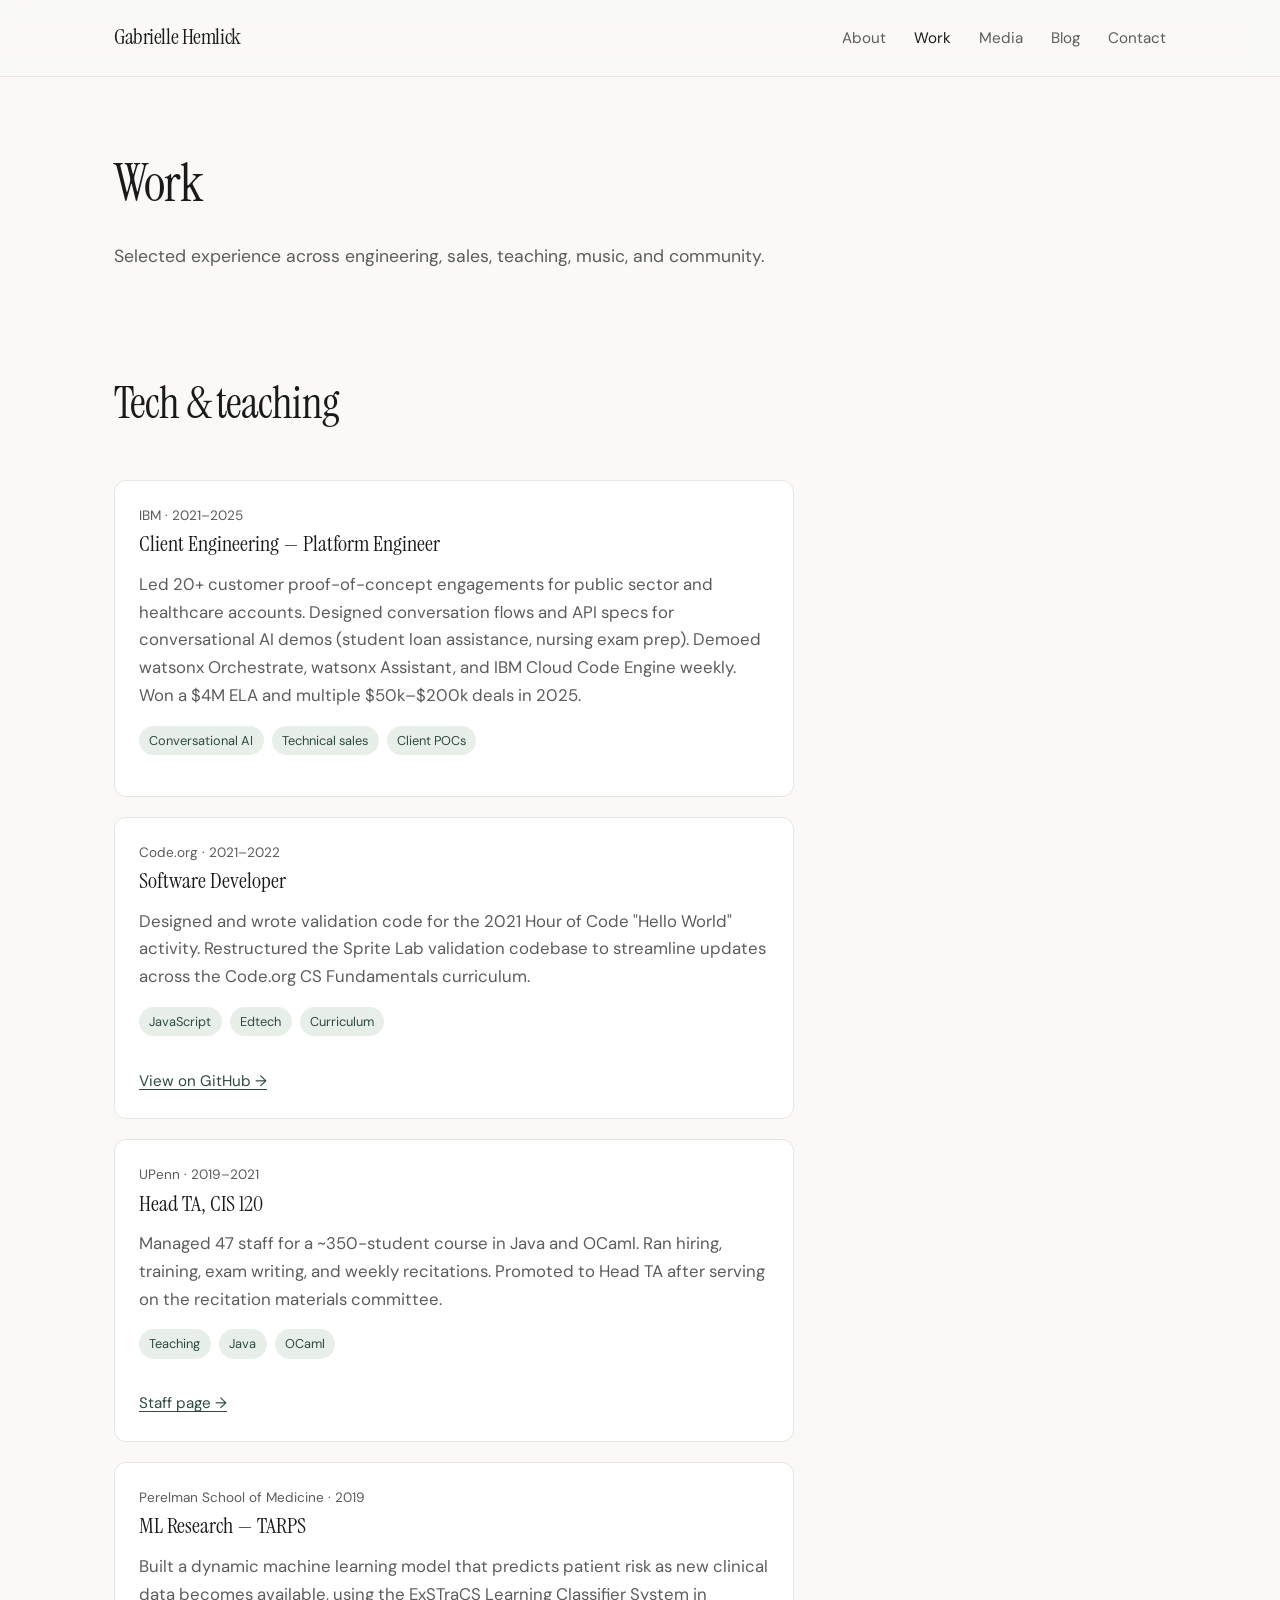
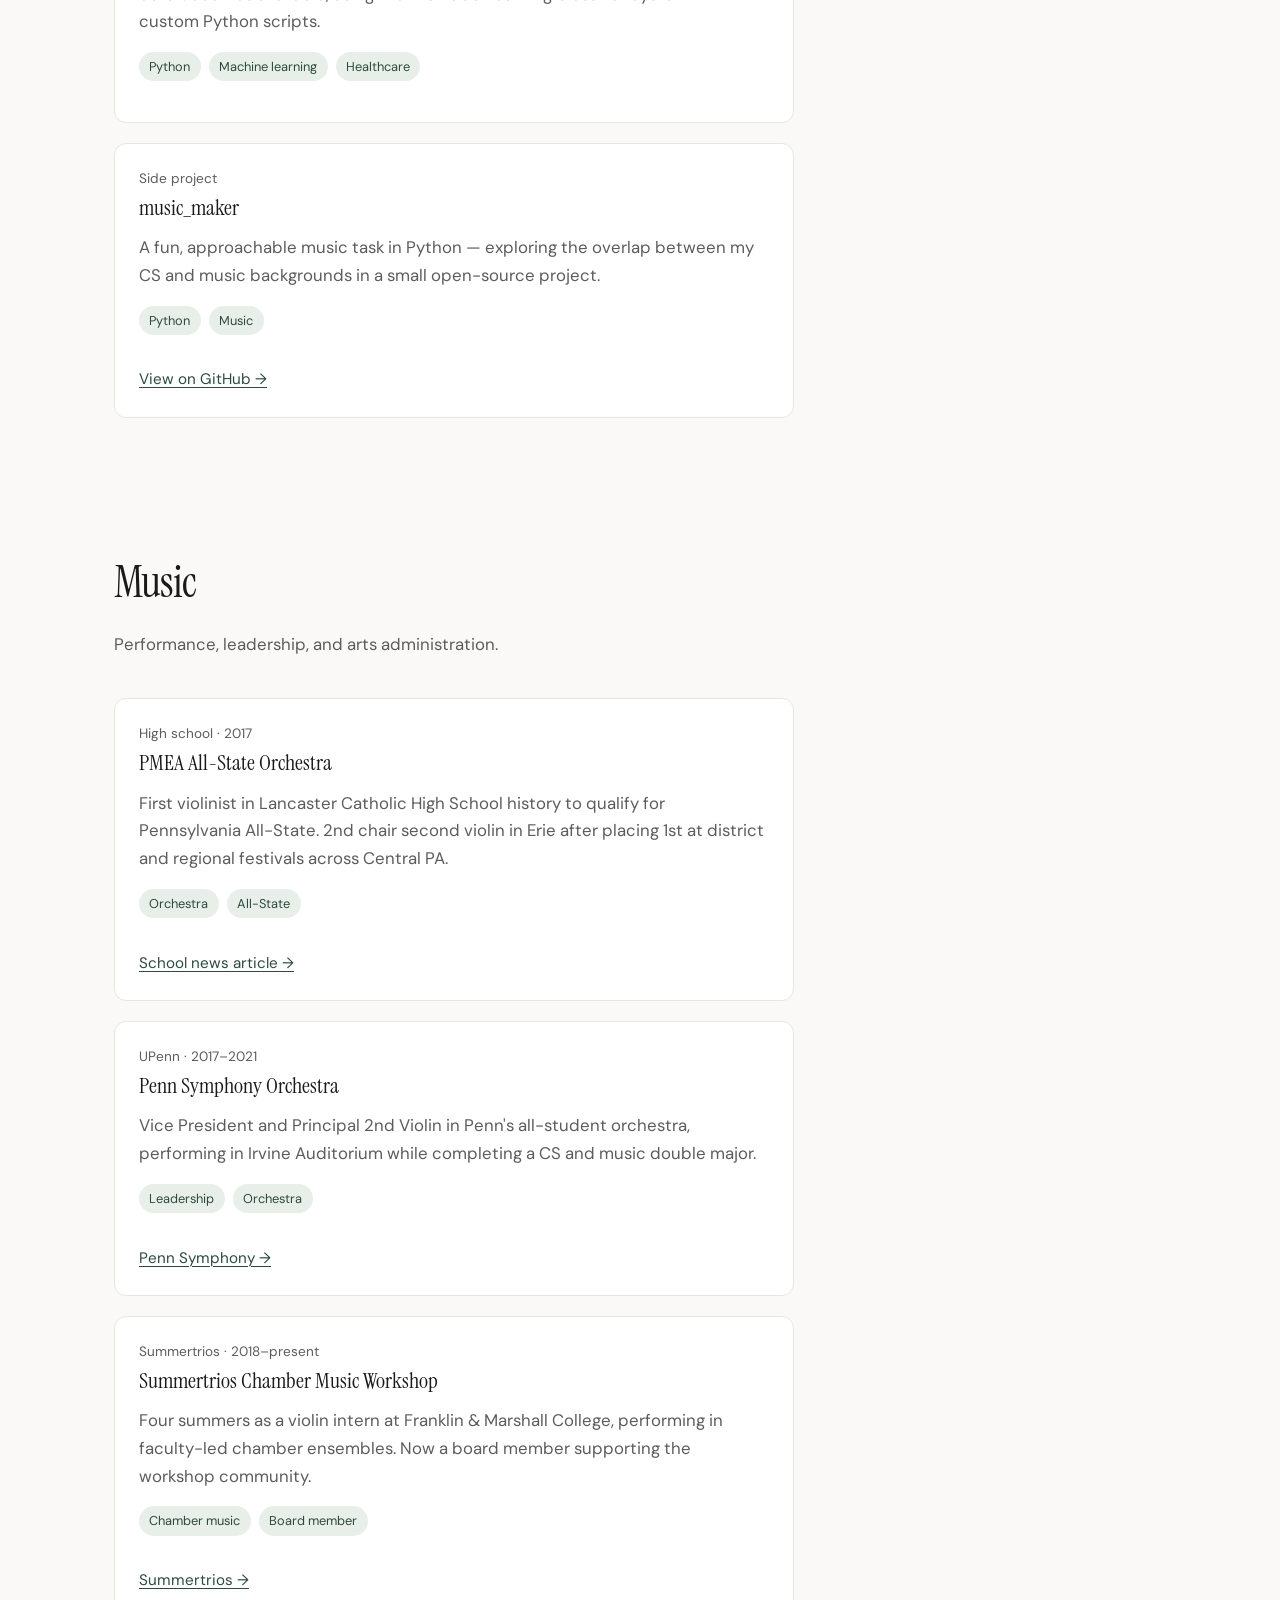
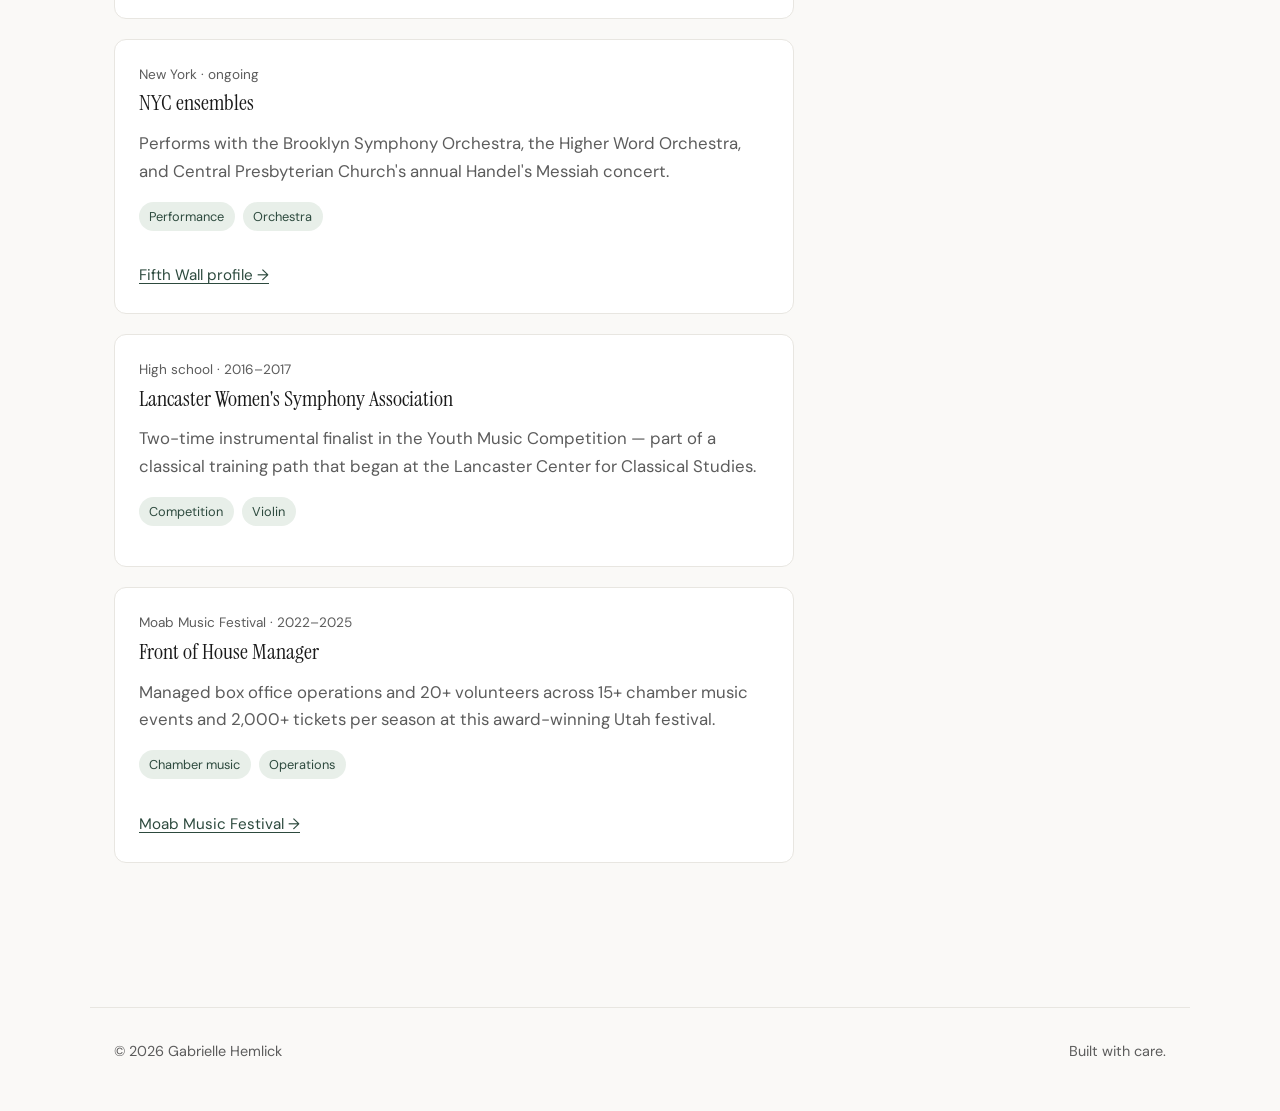
<file: work.html>
<!DOCTYPE html>
<html lang="en">
  <head>
    <meta charset="UTF-8" />
    <meta name="viewport" content="width=device-width, initial-scale=1.0" />
    <meta
      name="description"
      content="Work and projects by Gabrielle Hemlick — IBM, Code.org, Penn, and more."
    />
    <title>Work — Gabrielle Hemlick</title>
    <link rel="preconnect" href="https://fonts.googleapis.com" />
    <link rel="preconnect" href="https://fonts.gstatic.com" crossorigin />
    <link
      href="https://fonts.googleapis.com/css2?family=DM+Sans:ital,opsz,wght@0,9..40,400;0,9..40,500;1,9..40,400&family=Instrument+Serif:ital@0;1&display=swap"
      rel="stylesheet"
    />
    <link rel="stylesheet" href="css/styles.css" />
  </head>
  <body>
    <header class="site-header">
      <nav class="nav" aria-label="Main">
        <a class="logo" href="index.html">Gabrielle Hemlick</a>
        <button
          class="nav-toggle"
          type="button"
          aria-expanded="false"
          aria-label="Toggle menu"
        >
          <svg width="24" height="24" viewBox="0 0 24 24" fill="none" aria-hidden="true">
            <path d="M4 7h16M4 12h16M4 17h16" stroke="currentColor" stroke-width="1.5" />
          </svg>
        </button>
        <ul class="nav-links">
          <li><a href="about.html">About</a></li>
          <li><a href="work.html" aria-current="page">Work</a></li>
          <li><a href="media.html">Media</a></li>
          <li><a href="blog/index.html">Blog</a></li>
          <li><a href="contact.html">Contact</a></li>
        </ul>
      </nav>
    </header>

    <main>
      <header class="page-intro">
        <h1>Work</h1>
        <p>Selected experience across engineering, sales, teaching, music, and community.</p>
      </header>

      <section class="section" aria-labelledby="tech-work">
        <div class="section-header">
          <h2 id="tech-work">Tech &amp; teaching</h2>
        </div>
        <div class="card-grid">
          <article class="card">
            <p class="card-meta">IBM · 2021–2025</p>
            <h3>Client Engineering — Platform Engineer</h3>
            <p>
              Led 20+ customer proof-of-concept engagements for public sector and healthcare
              accounts. Designed conversation flows and API specs for conversational AI demos
              (student loan assistance, nursing exam prep). Demoed watsonx Orchestrate,
              watsonx Assistant, and IBM Cloud Code Engine weekly. Won a $4M ELA and multiple
              $50k–$200k deals in 2025.
            </p>
            <ul class="tag-list">
              <li class="tag">Conversational AI</li>
              <li class="tag">Technical sales</li>
              <li class="tag">Client POCs</li>
            </ul>
          </article>

          <article class="card">
            <p class="card-meta">Code.org · 2021–2022</p>
            <h3>Software Developer</h3>
            <p>
              Designed and wrote validation code for the 2021 Hour of Code "Hello World"
              activity. Restructured the Sprite Lab validation codebase to streamline updates
              across the Code.org CS Fundamentals curriculum.
            </p>
            <ul class="tag-list">
              <li class="tag">JavaScript</li>
              <li class="tag">Edtech</li>
              <li class="tag">Curriculum</li>
            </ul>
            <a
              class="card-link"
              href="https://github.com/ghemlick/code-dot-org"
              target="_blank"
              rel="noopener noreferrer"
              >View on GitHub →</a
            >
          </article>

          <article class="card">
            <p class="card-meta">UPenn · 2019–2021</p>
            <h3>Head TA, CIS 120</h3>
            <p>
              Managed 47 staff for a ~350-student course in Java and OCaml. Ran hiring,
              training, exam writing, and weekly recitations. Promoted to Head TA after serving
              on the recitation materials committee.
            </p>
            <ul class="tag-list">
              <li class="tag">Teaching</li>
              <li class="tag">Java</li>
              <li class="tag">OCaml</li>
            </ul>
            <a
              class="card-link"
              href="https://www.seas.upenn.edu/~cis120/archive/20fa/staff/"
              target="_blank"
              rel="noopener noreferrer"
              >Staff page →</a
            >
          </article>

          <article class="card">
            <p class="card-meta">Perelman School of Medicine · 2019</p>
            <h3>ML Research — TARPS</h3>
            <p>
              Built a dynamic machine learning model that predicts patient risk as new clinical
              data becomes available, using the ExSTraCS Learning Classifier System in custom
              Python scripts.
            </p>
            <ul class="tag-list">
              <li class="tag">Python</li>
              <li class="tag">Machine learning</li>
              <li class="tag">Healthcare</li>
            </ul>
          </article>

          <article class="card">
            <p class="card-meta">Side project</p>
            <h3>music_maker</h3>
            <p>
              A fun, approachable music task in Python — exploring the overlap between my CS
              and music backgrounds in a small open-source project.
            </p>
            <ul class="tag-list">
              <li class="tag">Python</li>
              <li class="tag">Music</li>
            </ul>
            <a
              class="card-link"
              href="https://github.com/ghemlick/music_maker"
              target="_blank"
              rel="noopener noreferrer"
              >View on GitHub →</a
            >
          </article>
        </div>
      </section>

      <section class="section" aria-labelledby="music-work">
        <div class="section-header">
          <h2 id="music-work">Music</h2>
          <p>Performance, leadership, and arts administration.</p>
        </div>
        <div class="card-grid">
          <article class="card">
            <p class="card-meta">High school · 2017</p>
            <h3>PMEA All-State Orchestra</h3>
            <p>
              First violinist in Lancaster Catholic High School history to qualify for
              Pennsylvania All-State. 2nd chair second violin in Erie after placing 1st at
              district and regional festivals across Central PA.
            </p>
            <ul class="tag-list">
              <li class="tag">Orchestra</li>
              <li class="tag">All-State</li>
            </ul>
            <a
              class="card-link"
              href="https://www.lchsyes.org/apps/news/article/685819"
              target="_blank"
              rel="noopener noreferrer"
              >School news article →</a
            >
          </article>

          <article class="card">
            <p class="card-meta">UPenn · 2017–2021</p>
            <h3>Penn Symphony Orchestra</h3>
            <p>
              Vice President and Principal 2nd Violin in Penn's all-student orchestra,
              performing in Irvine Auditorium while completing a CS and music double major.
            </p>
            <ul class="tag-list">
              <li class="tag">Leadership</li>
              <li class="tag">Orchestra</li>
            </ul>
            <a
              class="card-link"
              href="https://groups.universitylife.upenn.edu/pennorch/"
              target="_blank"
              rel="noopener noreferrer"
              >Penn Symphony →</a
            >
          </article>

          <article class="card">
            <p class="card-meta">Summertrios · 2018–present</p>
            <h3>Summertrios Chamber Music Workshop</h3>
            <p>
              Four summers as a violin intern at Franklin &amp; Marshall College, performing
              in faculty-led chamber ensembles. Now a board member supporting the workshop
              community.
            </p>
            <ul class="tag-list">
              <li class="tag">Chamber music</li>
              <li class="tag">Board member</li>
            </ul>
            <a
              class="card-link"
              href="https://www.summertrios.org/"
              target="_blank"
              rel="noopener noreferrer"
              >Summertrios →</a
            >
          </article>

          <article class="card">
            <p class="card-meta">New York · ongoing</p>
            <h3>NYC ensembles</h3>
            <p>
              Performs with the Brooklyn Symphony Orchestra, the Higher Word Orchestra, and
              Central Presbyterian Church's annual Handel's Messiah concert.
            </p>
            <ul class="tag-list">
              <li class="tag">Performance</li>
              <li class="tag">Orchestra</li>
            </ul>
            <a
              class="card-link"
              href="https://www.fifthwallperformingarts.com/team"
              target="_blank"
              rel="noopener noreferrer"
              >Fifth Wall profile →</a
            >
          </article>

          <article class="card">
            <p class="card-meta">High school · 2016–2017</p>
            <h3>Lancaster Women's Symphony Association</h3>
            <p>
              Two-time instrumental finalist in the Youth Music Competition — part of a
              classical training path that began at the Lancaster Center for Classical Studies.
            </p>
            <ul class="tag-list">
              <li class="tag">Competition</li>
              <li class="tag">Violin</li>
            </ul>
          </article>

          <article class="card">
            <p class="card-meta">Moab Music Festival · 2022–2025</p>
            <h3>Front of House Manager</h3>
            <p>
              Managed box office operations and 20+ volunteers across 15+ chamber music events
              and 2,000+ tickets per season at this award-winning Utah festival.
            </p>
            <ul class="tag-list">
              <li class="tag">Chamber music</li>
              <li class="tag">Operations</li>
            </ul>
            <a
              class="card-link"
              href="https://moabmusicfest.org/"
              target="_blank"
              rel="noopener noreferrer"
              >Moab Music Festival →</a
            >
          </article>
        </div>
      </section>
    </main>

    <footer class="site-footer">
      <span>&copy; 2026 Gabrielle Hemlick</span>
      <span>Built with care.</span>
    </footer>

    <script src="js/main.js"></script>
  </body>
</html>
</file>
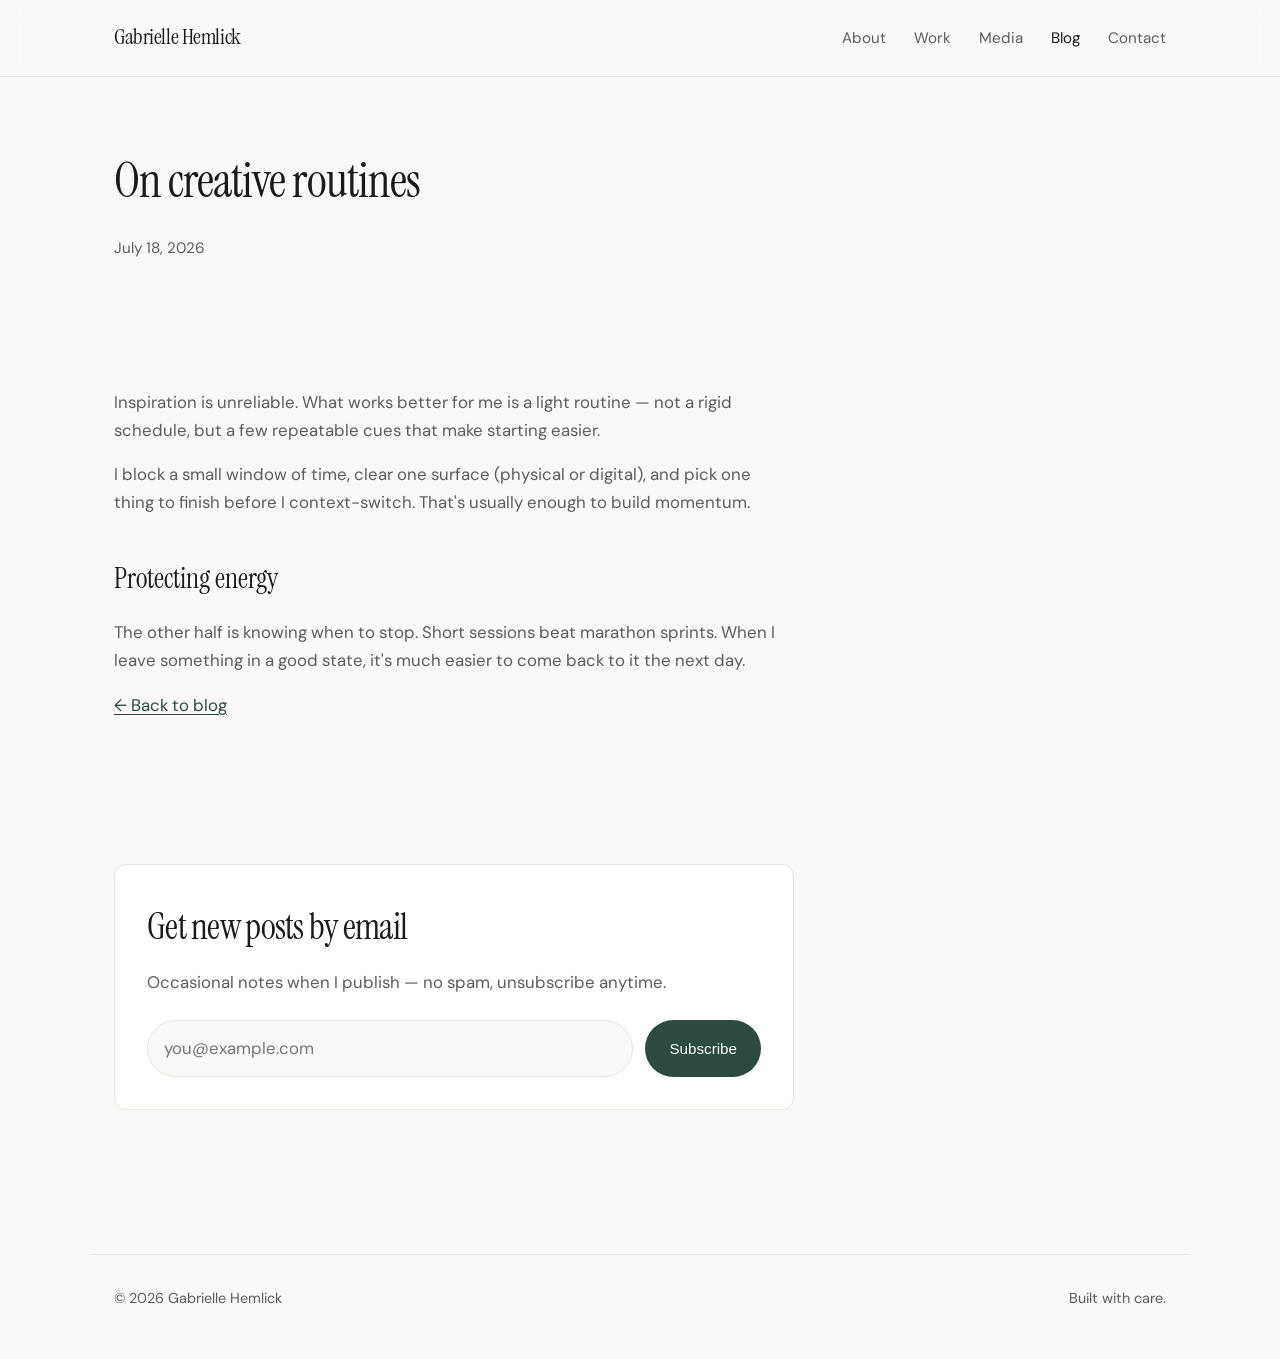
<file: blog/on-creative-routines.html>
<!DOCTYPE html>
<html lang="en">
  <head>
    <meta charset="UTF-8" />
    <meta name="viewport" content="width=device-width, initial-scale=1.0" />
    <meta name="description" content="What helps me show up consistently without burning out." />
    <title>On creative routines — Gabrielle Hemlick</title>
    <link rel="preconnect" href="https://fonts.googleapis.com" />
    <link rel="preconnect" href="https://fonts.gstatic.com" crossorigin />
    <link
      href="https://fonts.googleapis.com/css2?family=DM+Sans:ital,opsz,wght@0,9..40,400;0,9..40,500;1,9..40,400&family=Instrument+Serif:ital@0;1&display=swap"
      rel="stylesheet"
    />
    <link rel="stylesheet" href="../css/styles.css" />
    <link
      rel="alternate"
      type="application/rss+xml"
      title="Gabrielle Hemlick"
      href="../feed.xml"
    />
  </head>
  <body>
    <header class="site-header">
      <nav class="nav" aria-label="Main">
        <a class="logo" href="../index.html">Gabrielle Hemlick</a>
        <button
          class="nav-toggle"
          type="button"
          aria-expanded="false"
          aria-label="Toggle menu"
        >
          <svg width="24" height="24" viewBox="0 0 24 24" fill="none" aria-hidden="true">
            <path d="M4 7h16M4 12h16M4 17h16" stroke="currentColor" stroke-width="1.5" />
          </svg>
        </button>
        <ul class="nav-links">
          <li><a href="../about.html">About</a></li>
          <li><a href="../work.html">Work</a></li>
          <li><a href="../media.html">Media</a></li>
          <li><a href="index.html" aria-current="page">Blog</a></li>
          <li><a href="../contact.html">Contact</a></li>
        </ul>
      </nav>
    </header>

    <main>
      <header class="post-header">
        <h1>On creative routines</h1>
        <p class="post-date">July 18, 2026</p>
      </header>

      <article class="prose section">
        <p>
          Inspiration is unreliable. What works better for me is a light routine — not a rigid
          schedule, but a few repeatable cues that make starting easier.
        </p>
        <p>
          I block a small window of time, clear one surface (physical or digital), and pick one
          thing to finish before I context-switch. That's usually enough to build momentum.
        </p>
        <h2>Protecting energy</h2>
        <p>
          The other half is knowing when to stop. Short sessions beat marathon sprints. When I
          leave something in a good state, it's much easier to come back to it the next day.
        </p>
        <p><a href="index.html">&larr; Back to blog</a></p>
      </article>

      <div data-subscribe-mount></div>
    </main>

    <footer class="site-footer">
      <span>&copy; 2026 Gabrielle Hemlick</span>
      <span>Built with care.</span>
    </footer>

    <script src="../js/config.js"></script>
    <script src="../js/subscribe.js"></script>
    <script src="../js/main.js"></script>
  </body>
</html>
</file>
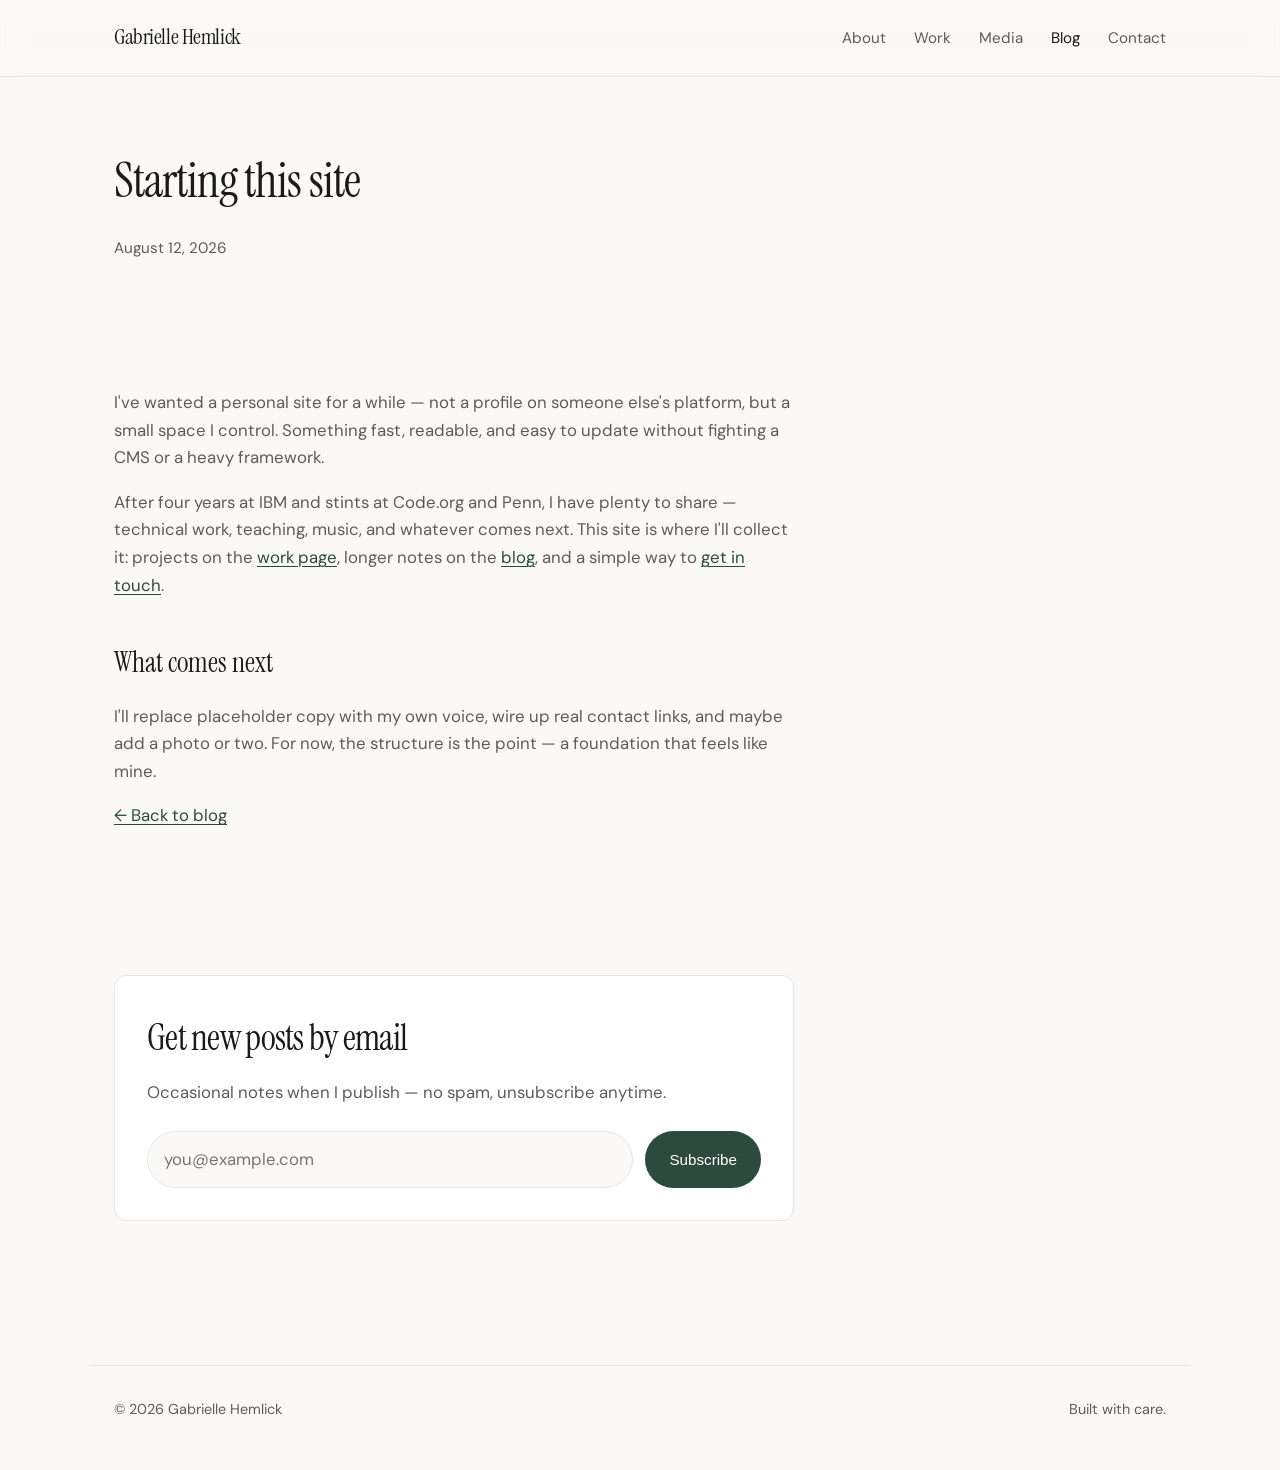
<file: blog/starting-this-site.html>
<!DOCTYPE html>
<html lang="en">
  <head>
    <meta charset="UTF-8" />
    <meta name="viewport" content="width=device-width, initial-scale=1.0" />
    <meta name="description" content="Why I wanted a small, quiet place on the internet that I own." />
    <title>Starting this site — Gabrielle Hemlick</title>
    <link rel="preconnect" href="https://fonts.googleapis.com" />
    <link rel="preconnect" href="https://fonts.gstatic.com" crossorigin />
    <link
      href="https://fonts.googleapis.com/css2?family=DM+Sans:ital,opsz,wght@0,9..40,400;0,9..40,500;1,9..40,400&family=Instrument+Serif:ital@0;1&display=swap"
      rel="stylesheet"
    />
    <link rel="stylesheet" href="../css/styles.css" />
    <link
      rel="alternate"
      type="application/rss+xml"
      title="Gabrielle Hemlick"
      href="../feed.xml"
    />
  </head>
  <body>
    <header class="site-header">
      <nav class="nav" aria-label="Main">
        <a class="logo" href="../index.html">Gabrielle Hemlick</a>
        <button
          class="nav-toggle"
          type="button"
          aria-expanded="false"
          aria-label="Toggle menu"
        >
          <svg width="24" height="24" viewBox="0 0 24 24" fill="none" aria-hidden="true">
            <path d="M4 7h16M4 12h16M4 17h16" stroke="currentColor" stroke-width="1.5" />
          </svg>
        </button>
        <ul class="nav-links">
          <li><a href="../about.html">About</a></li>
          <li><a href="../work.html">Work</a></li>
          <li><a href="../media.html">Media</a></li>
          <li><a href="index.html" aria-current="page">Blog</a></li>
          <li><a href="../contact.html">Contact</a></li>
        </ul>
      </nav>
    </header>

    <main>
      <header class="post-header">
        <h1>Starting this site</h1>
        <p class="post-date">August 12, 2026</p>
      </header>

      <article class="prose section">
        <p>
          I've wanted a personal site for a while — not a profile on someone else's platform,
          but a small space I control. Something fast, readable, and easy to update without
          fighting a CMS or a heavy framework.
        </p>
        <p>
          After four years at IBM and stints at Code.org and Penn, I have plenty to share —
          technical work, teaching, music, and whatever comes next. This site is where I'll
          collect it: projects on the <a href="../work.html">work page</a>, longer notes on the
          <a href="index.html">blog</a>, and a simple way to
          <a href="../contact.html">get in touch</a>.
        </p>
        <h2>What comes next</h2>
        <p>
          I'll replace placeholder copy with my own voice, wire up real contact links, and
          maybe add a photo or two. For now, the structure is the point — a foundation that
          feels like mine.
        </p>
        <p><a href="index.html">&larr; Back to blog</a></p>
      </article>

      <div data-subscribe-mount></div>
    </main>

    <footer class="site-footer">
      <span>&copy; 2026 Gabrielle Hemlick</span>
      <span>Built with care.</span>
    </footer>

    <script src="../js/config.js"></script>
    <script src="../js/subscribe.js"></script>
    <script src="../js/main.js"></script>
  </body>
</html>
</file>
<file: css/styles.css>
:root {
  --bg: #faf9f7;
  --bg-elevated: #ffffff;
  --text: #1a1a1a;
  --text-muted: #5c5c5c;
  --accent: #2d4a3e;
  --accent-soft: #e8efe9;
  --border: #e8e6e1;
  --max-width: 680px;
  --page-width: 1100px;
  --font-serif: "Instrument Serif", Georgia, "Times New Roman", serif;
  --font-sans: "DM Sans", system-ui, -apple-system, sans-serif;
}

*,
*::before,
*::after {
  box-sizing: border-box;
}

html {
  scroll-behavior: smooth;
}

body {
  margin: 0;
  min-height: 100vh;
  font-family: var(--font-sans);
  font-size: 1.05rem;
  line-height: 1.65;
  color: var(--text);
  background: var(--bg);
  -webkit-font-smoothing: antialiased;
}

img {
  max-width: 100%;
  display: block;
}

a {
  color: var(--accent);
  text-decoration-thickness: 1px;
  text-underline-offset: 3px;
}

a:hover {
  text-decoration-thickness: 2px;
}

.site-header {
  position: sticky;
  top: 0;
  z-index: 10;
  backdrop-filter: blur(12px);
  background: rgba(250, 249, 247, 0.85);
  border-bottom: 1px solid var(--border);
}

.nav {
  display: flex;
  align-items: center;
  justify-content: space-between;
  max-width: var(--page-width);
  margin: 0 auto;
  padding: 1.25rem 1.5rem;
}

.logo {
  font-family: var(--font-serif);
  font-size: 1.35rem;
  color: var(--text);
  text-decoration: none;
  letter-spacing: -0.02em;
}

.nav-links {
  display: flex;
  gap: 1.75rem;
  list-style: none;
  margin: 0;
  padding: 0;
}

.nav-links a {
  color: var(--text-muted);
  text-decoration: none;
  font-size: 0.95rem;
  transition: color 0.2s ease;
}

.nav-links a:hover,
.nav-links a[aria-current="page"] {
  color: var(--text);
}

.nav-toggle {
  display: none;
  background: none;
  border: 0;
  padding: 0.5rem;
  cursor: pointer;
}

main {
  max-width: var(--page-width);
  margin: 0 auto;
  padding: 0 1.5rem 5rem;
}

.hero {
  padding: 6rem 0 4rem;
  max-width: var(--max-width);
}

.hero-content {
  max-width: var(--max-width);
}

.hero-meta {
  display: flex;
  flex-wrap: wrap;
  gap: 0.5rem 1rem;
  margin: 0 0 1.5rem;
  padding: 0;
  list-style: none;
  color: var(--text-muted);
  font-size: 0.95rem;
}

.hero-label {
  display: inline-block;
  margin-bottom: 1.5rem;
  font-size: 0.85rem;
  letter-spacing: 0.08em;
  text-transform: uppercase;
  color: var(--text-muted);
}

.hero h1 {
  font-family: var(--font-serif);
  font-size: clamp(2.75rem, 7vw, 4.5rem);
  font-weight: 400;
  line-height: 1.05;
  letter-spacing: -0.03em;
  margin: 0 0 1.5rem;
}

.hero-lead {
  font-size: 1.2rem;
  color: var(--text-muted);
  max-width: 34ch;
  margin: 0 0 2rem;
}

.button {
  display: inline-block;
  padding: 0.85rem 1.5rem;
  border-radius: 999px;
  background: var(--accent);
  color: #fff;
  text-decoration: none;
  font-size: 0.95rem;
  transition: transform 0.2s ease, opacity 0.2s ease;
}

.button:hover {
  opacity: 0.92;
  transform: translateY(-1px);
}

.button-secondary {
  background: transparent;
  color: var(--accent);
  border: 1px solid var(--border);
  margin-left: 0.75rem;
}

.section {
  padding: 4rem 0;
  max-width: var(--max-width);
}

.section-header {
  margin-bottom: 2.5rem;
}

.section-header h2 {
  font-family: var(--font-serif);
  font-size: clamp(2rem, 4vw, 2.75rem);
  font-weight: 400;
  letter-spacing: -0.02em;
  margin: 0 0 0.75rem;
}

.section-header p {
  margin: 0;
  color: var(--text-muted);
}

.section-footer-link {
  margin: 1.5rem 0 0;
}

.card-grid {
  display: grid;
  gap: 1.25rem;
}

.card {
  padding: 1.5rem;
  background: var(--bg-elevated);
  border: 1px solid var(--border);
  border-radius: 12px;
  transition: border-color 0.2s ease, box-shadow 0.2s ease;
}

.card:hover {
  border-color: #d4d0c8;
  box-shadow: 0 8px 30px rgba(0, 0, 0, 0.04);
}

.card h3 {
  font-family: var(--font-serif);
  font-size: 1.35rem;
  font-weight: 400;
  margin: 0 0 0.5rem;
}

.card h3 a {
  color: inherit;
  text-decoration: none;
}

.card h3 a:hover {
  color: var(--accent);
}

.card-meta {
  font-size: 0.85rem;
  color: var(--text-muted);
  margin-bottom: 0.75rem;
}

.card p {
  margin: 0;
  color: var(--text-muted);
}

.tag-list {
  display: flex;
  flex-wrap: wrap;
  gap: 0.5rem;
  margin-top: 1rem;
  padding: 0;
  list-style: none;
}

.tag {
  font-size: 0.8rem;
  padding: 0.25rem 0.65rem;
  border-radius: 999px;
  background: var(--accent-soft);
  color: var(--accent);
}

.page-intro {
  padding: 4rem 0 2rem;
  max-width: var(--max-width);
}

.page-intro h1 {
  font-family: var(--font-serif);
  font-size: clamp(2.25rem, 5vw, 3.25rem);
  font-weight: 400;
  letter-spacing: -0.02em;
  margin: 0 0 1rem;
}

.page-intro p {
  margin: 0;
  color: var(--text-muted);
  font-size: 1.1rem;
}

.prose {
  max-width: var(--max-width);
}

.prose p,
.prose ul {
  color: var(--text-muted);
}

.prose h2 {
  font-family: var(--font-serif);
  font-weight: 400;
  font-size: 1.75rem;
  margin: 2.5rem 0 1rem;
  color: var(--text);
}

.prose h3 {
  font-family: var(--font-serif);
  font-weight: 400;
  font-size: 1.35rem;
  margin: 2rem 0 0.75rem;
  color: var(--text);
}

.prose h2:first-child,
.prose h3:first-child {
  margin-top: 0;
}

.contact-links {
  display: flex;
  flex-direction: column;
  gap: 1rem;
  margin-top: 2rem;
}

.contact-link {
  display: flex;
  align-items: center;
  justify-content: space-between;
  padding: 1.25rem 1.5rem;
  background: var(--bg-elevated);
  border: 1px solid var(--border);
  border-radius: 12px;
  color: var(--text);
  text-decoration: none;
  transition: border-color 0.2s ease;
}

.contact-link:hover {
  border-color: var(--accent);
}

.contact-link span:last-child {
  color: var(--text-muted);
  font-size: 0.9rem;
}

.link-grid {
  display: grid;
  gap: 1rem;
}

.external-link {
  display: block;
  padding: 1.25rem 1.5rem;
  background: var(--bg-elevated);
  border: 1px solid var(--border);
  border-radius: 12px;
  color: var(--text);
  text-decoration: none;
  transition: border-color 0.2s ease;
}

.external-link:hover {
  border-color: var(--accent);
}

.external-link span {
  display: block;
}

.external-link span:last-child {
  margin-top: 0.35rem;
  color: var(--text-muted);
  font-size: 0.9rem;
}

.card-link {
  display: inline-block;
  margin-top: 1rem;
  font-size: 0.95rem;
}

.media-grid {
  display: grid;
  grid-template-columns: repeat(auto-fill, minmax(260px, 1fr));
  gap: 1.25rem;
}

.media-card {
  margin: 0;
  overflow: hidden;
  background: var(--bg-elevated);
  border: 1px solid var(--border);
  border-radius: 12px;
}

.media-card img {
  width: 100%;
  aspect-ratio: 4 / 3;
  object-fit: cover;
}

.media-card-body {
  padding: 1.25rem;
}

.media-card-body strong {
  display: block;
  font-family: var(--font-serif);
  font-size: 1.2rem;
  font-weight: 400;
  margin-bottom: 0.35rem;
}

.media-card-body p {
  margin: 0 0 0.75rem;
  color: var(--text-muted);
  font-size: 0.95rem;
}

.media-card-body a {
  font-size: 0.95rem;
}

.media-preview-grid {
  display: grid;
  grid-template-columns: repeat(3, minmax(0, 1fr));
  gap: 1rem;
}

.media-preview {
  display: block;
  overflow: hidden;
  border-radius: 12px;
  border: 1px solid var(--border);
  text-decoration: none;
  color: inherit;
  transition: border-color 0.2s ease, box-shadow 0.2s ease;
}

.media-preview:hover {
  border-color: var(--accent);
  box-shadow: 0 8px 30px rgba(0, 0, 0, 0.04);
}

.media-preview img {
  width: 100%;
  aspect-ratio: 1;
  object-fit: cover;
}

.media-preview span {
  display: block;
  padding: 0.85rem 1rem;
  font-size: 0.9rem;
  color: var(--text-muted);
  background: var(--bg-elevated);
}

.site-footer {
  max-width: var(--page-width);
  margin: 0 auto;
  padding: 2rem 1.5rem 3rem;
  border-top: 1px solid var(--border);
  color: var(--text-muted);
  font-size: 0.9rem;
  display: flex;
  justify-content: space-between;
  gap: 1rem;
  flex-wrap: wrap;
}

.post-header {
  padding: 4rem 0 2rem;
  max-width: var(--max-width);
}

.post-header h1 {
  font-family: var(--font-serif);
  font-size: clamp(2rem, 4vw, 3rem);
  font-weight: 400;
  letter-spacing: -0.02em;
  margin: 0 0 1rem;
}

.post-date {
  color: var(--text-muted);
  font-size: 0.95rem;
}

.subscribe {
  max-width: var(--max-width);
}

.subscribe-inner {
  padding: 2rem;
  background: var(--bg-elevated);
  border: 1px solid var(--border);
  border-radius: 12px;
}

.subscribe h2 {
  font-family: var(--font-serif);
  font-size: clamp(1.75rem, 3vw, 2.25rem);
  font-weight: 400;
  letter-spacing: -0.02em;
  margin: 0 0 0.75rem;
}

.subscribe-lead {
  margin: 0 0 1.5rem;
  color: var(--text-muted);
}

.subscribe-form {
  display: flex;
  flex-wrap: wrap;
  gap: 0.75rem;
}

.subscribe-form input[type="email"] {
  flex: 1 1 220px;
  min-width: 0;
  padding: 0.85rem 1rem;
  border: 1px solid var(--border);
  border-radius: 999px;
  font: inherit;
  background: var(--bg);
  color: var(--text);
}

.subscribe-form input[type="email"]:focus {
  outline: 2px solid var(--accent-soft);
  border-color: var(--accent);
}

.subscribe-form .button {
  border: 0;
  cursor: pointer;
}

.subscribe-form .button:disabled {
  opacity: 0.7;
  cursor: wait;
}

.subscribe-honeypot {
  position: absolute;
  left: -9999px;
  width: 1px;
  height: 1px;
  opacity: 0;
}

.subscribe-message {
  margin: 1rem 0 0;
  font-size: 0.95rem;
}

.subscribe-message--success {
  color: var(--accent);
}

.subscribe-message--error {
  color: #8b3a3a;
}

.subscribe-message--pending {
  color: var(--text-muted);
}

.visually-hidden {
  position: absolute;
  width: 1px;
  height: 1px;
  padding: 0;
  margin: -1px;
  overflow: hidden;
  clip: rect(0, 0, 0, 0);
  white-space: nowrap;
  border: 0;
}

@media (max-width: 720px) {
  .nav-toggle {
    display: block;
  }

  .nav-links {
    display: none;
    position: absolute;
    top: 100%;
    left: 0;
    right: 0;
    flex-direction: column;
    gap: 0;
    background: var(--bg);
    border-bottom: 1px solid var(--border);
    padding: 0.5rem 0;
  }

  .nav-links.is-open {
    display: flex;
  }

  .nav-links li {
    padding: 0.75rem 1.5rem;
  }

  .nav {
    position: relative;
  }

  .media-preview-grid {
    grid-template-columns: 1fr;
  }

  .button-secondary {
    margin-left: 0;
    margin-top: 0.75rem;
  }

  .hero {
    padding-top: 4rem;
  }
}
</file>
